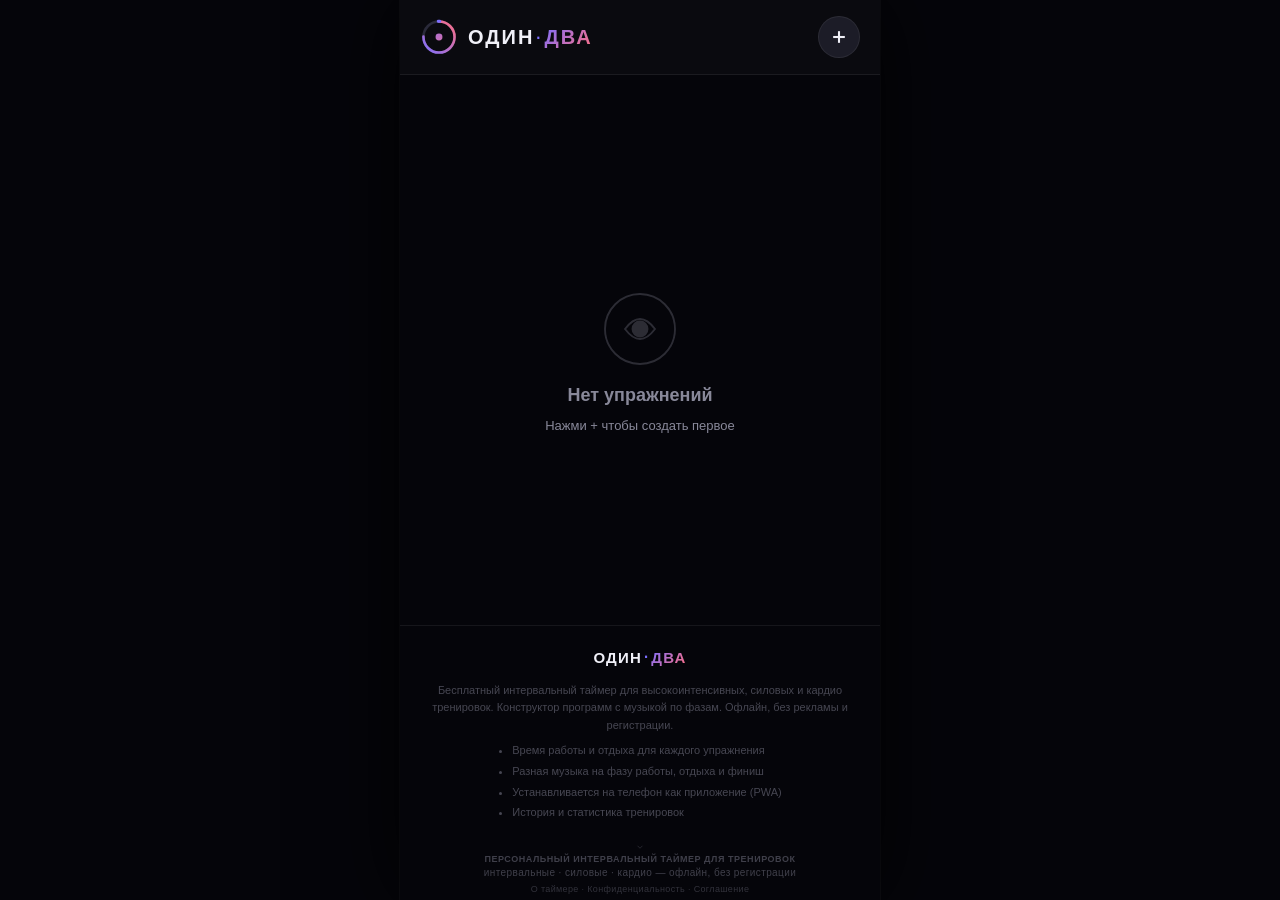
<file: index.html>
<!DOCTYPE html>
<html lang="ru">
<head>
  <meta charset="UTF-8" />
  <meta name="viewport" content="width=device-width, initial-scale=1.0, viewport-fit=cover" />
  <meta name="theme-color" content="#0a0a0f" />
  <meta name="apple-mobile-web-app-capable" content="yes" />
  <meta name="apple-mobile-web-app-status-bar-style" content="black-translucent" />
  <meta name="apple-mobile-web-app-title" content="Один-Два" />
  <meta name="description" content="Интервальный таймер онлайн: один — работа, два — отдых. Конструктор интервальных, силовых и кардио тренировок с музыкой по фазам. Офлайн, без рекламы." />
  <meta name="keywords" content="интервальный таймер, таймер для тренировок, высокоинтенсивные интервальные тренировки, интервальные тренировки, круговая тренировка, силовая тренировка, кардио тренировка, таймер онлайн бесплатно, тренировка дома, интервальный таймер онлайн" />
  <meta name="google-site-verification" content="AfisqJqjGnzUTLMmmJNRxmtT5P44XOKwRR5N_WaB8mk" />
  <meta name="yandex-verification" content="f4fb957ec25e3230" />
  <meta name="msvalidate.01" content="58D253E7DE8C9413C1ACDEDA66C3D982" />
  <link rel="canonical" href="https://odin-dva.ru/" />
  <link rel="alternate" hreflang="ru" href="https://odin-dva.ru/" />
  <link rel="alternate" hreflang="x-default" href="https://odin-dva.ru/" />
  <!-- Open Graph -->
  <meta property="og:type" content="website" />
  <meta property="og:url" content="https://odin-dva.ru/" />
  <meta property="og:site_name" content="ОДИН·ДВА" />
  <meta property="og:locale" content="ru_RU" />
  <meta property="og:title" content="ОДИН·ДВА — интервальный таймер" />
  <meta property="og:description" content="Один — работа, два — отдых. Конструктор интервальных, силовых и кардио тренировок с музыкой по фазам. Офлайн, без рекламы и регистрации." />
  <meta property="og:image" content="https://odin-dva.ru/icons/og-image.png" />
  <meta property="og:image:width" content="1200" />
  <meta property="og:image:height" content="630" />
  <meta property="og:image:alt" content="ОДИН·ДВА — интервальный таймер" />
  <!-- Twitter / X Card -->
  <meta name="twitter:card" content="summary_large_image" />
  <meta name="twitter:title" content="ОДИН·ДВА — интервальный таймер" />
  <meta name="twitter:description" content="Один — работа, два — отдых. Конструктор интервальных, силовых и кардио тренировок с музыкой по фазам. Без рекламы." />
  <meta name="twitter:image" content="https://odin-dva.ru/icons/og-image.png" />
  <title>ОДИН·ДВА — таймер для интервальных и круговых тренировок</title>
  <link rel="manifest" href="manifest.json" />
  <link rel="icon" type="image/svg+xml" href="icons/favicon.svg" />
  <link rel="icon" type="image/png" sizes="32x32" href="icons/favicon-32.png" />
  <link rel="apple-touch-icon" sizes="180x180" href="icons/icon-180.png" />
  <link rel="stylesheet" href="static/style.css" />
  <script type="application/ld+json">
  {
    "@context": "https://schema.org",
    "@type": "SoftwareApplication",
    "name": "ОДИН·ДВА",
    "alternateName": "Odin-Dva",
    "description": "Персональный интервальный таймер для высокоинтенсивных интервальных (HIIT), силовых и кардио тренировок. Конструктор программ с музыкой по фазам. Работает офлайн, без рекламы и регистрации.",
    "applicationCategory": "SportsApplication",
    "applicationSubCategory": "Fitness",
    "operatingSystem": "Web, iOS, Android",
    "offers": {
      "@type": "Offer",
      "price": "0",
      "priceCurrency": "RUB"
    },
    "url": "https://odin-dva.ru",
    "inLanguage": "ru",
    "featureList": [
      "Высокоинтенсивные интервальные тренировки (HIIT)",
      "Конструктор тренировок",
      "Музыка по фазам работы и отдыха",
      "Офлайн-режим без интернета",
      "История тренировок",
      "Без регистрации и рекламы"
    ]
  }
  </script>
  <!-- Yandex.Metrika counter -->
  <script type="text/javascript">
    (function(m,e,t,r,i,k,a){
        m[i]=m[i]||function(){(m[i].a=m[i].a||[]).push(arguments)};
        m[i].l=1*new Date();
        for (var j = 0; j < document.scripts.length; j++) {if (document.scripts[j].src === r) { return; }}
        k=e.createElement(t),a=e.getElementsByTagName(t)[0],k.async=1,k.src=r,a.parentNode.insertBefore(k,a)
    })(window, document,'script','https://mc.yandex.ru/metrika/tag.js?id=108311751', 'ym');
    ym(108311751, 'init', {ssr:true, webvisor:true, clickmap:true, ecommerce:"dataLayer", referrer: document.referrer, url: location.href, accurateTrackBounce:true, trackLinks:true});
  </script>
  <noscript><div><img src="https://mc.yandex.ru/watch/108311751" style="position:absolute; left:-9999px;" alt="" /></div></noscript>
  <!-- /Yandex.Metrika counter -->

  <!-- Google Analytics -->
  <script async src="https://www.googletagmanager.com/gtag/js?id=G-1D6J41RLMG"></script>
  <script>
    window.dataLayer = window.dataLayer || [];
    function gtag(){dataLayer.push(arguments);}
    gtag('js', new Date());
    gtag('config', 'G-1D6J41RLMG');
  </script>
</head>
<body>
<div id="app">

  <!-- SCREEN: Home -->
  <div id="screen-home" class="screen active">
    <header class="app-header">
      <div class="app-header-brand">
        <svg class="app-logo-svg" viewBox="0 0 44 44" fill="none" xmlns="http://www.w3.org/2000/svg">
          <!-- outer track -->
          <circle cx="22" cy="22" r="18" stroke="#2a2a3a" stroke-width="3"/>
          <!-- progress arc ~270deg, work color -->
          <circle cx="22" cy="22" r="18"
            stroke="url(#logoGrad)"
            stroke-width="3"
            stroke-linecap="round"
            stroke-dasharray="113.1 113.1"
            stroke-dashoffset="28.3"
            transform="rotate(-90 22 22)"/>
          <!-- center pulse dot -->
          <circle cx="22" cy="22" r="4" fill="url(#logoGrad)"/>
          <!-- crown notch -->
          <rect x="19.5" y="2" width="5" height="3.5" rx="1.5" fill="#7c6fff"/>
          <defs>
            <linearGradient id="logoGrad" x1="4" y1="4" x2="40" y2="40" gradientUnits="userSpaceOnUse">
              <stop offset="0%" stop-color="#7c6fff"/>
              <stop offset="100%" stop-color="#ff6f84"/>
            </linearGradient>
          </defs>
        </svg>
        <h1 class="app-title"><span class="title-one">ОДИН</span><span class="title-dot">·</span><span class="title-two">ДВА</span></h1>
      </div>
      <button class="btn-icon" id="btn-open-create" aria-label="Создать тренировку">
        <svg viewBox="0 0 24 24" fill="none" stroke="currentColor" stroke-width="2.5"><line x1="12" y1="5" x2="12" y2="19"/><line x1="5" y1="12" x2="19" y2="12"/></svg>
      </button>
    </header>

    <div id="workouts-list" class="workouts-list">
      <div class="empty-state" id="empty-state">
        <div class="empty-icon">
          <svg viewBox="0 0 64 64" fill="none" stroke="currentColor" stroke-width="1.5">
            <circle cx="32" cy="32" r="28"/>
            <path d="M20 32 Q32 16 44 32 Q32 48 20 32Z"/>
            <circle cx="32" cy="32" r="6" fill="currentColor"/>
          </svg>
        </div>
        <p>Нет упражнений</p>
        <span>Нажми + чтобы создать первое</span>
      </div>
    </div>
    <div id="install-banner" style="display:none">
      <svg viewBox="0 0 24 24" fill="none" stroke="currentColor" stroke-width="2" width="18" height="18" style="flex-shrink:0;color:var(--accent)"><rect x="2" y="3" width="20" height="14" rx="2"/><polyline points="8 21 12 17 16 21"/></svg>
      <span>Установить как приложение</span>
      <button id="install-btn">Установить</button>
      <button id="install-dismiss" aria-label="Закрыть">✕</button>
    </div>
    <footer class="home-tagline" id="home-tagline" role="button" aria-expanded="false" tabindex="0">
      <div class="tagline-body">
        <span class="tagline-logo-text"><span class="title-one">ОДИН</span><span class="title-dot">·</span><span class="title-two">ДВА</span></span>
        <p>Бесплатный интервальный таймер для высокоинтенсивных, силовых и кардио тренировок. Конструктор программ с музыкой по фазам. Офлайн, без рекламы и регистрации.</p>
        <ul>
          <li>Время работы и отдыха для каждого упражнения</li>
          <li>Разная музыка на фазу работы, отдыха и финиш</li>
          <li>Устанавливается на телефон как приложение (PWA)</li>
          <li>История и статистика тренировок</li>
        </ul>
      </div>
      <div class="tagline-peek">
        <svg class="tagline-chevron" viewBox="0 0 24 24" fill="none" stroke="currentColor" stroke-width="2" width="10" height="10"><polyline points="18 15 12 9 6 15"/></svg>
        <span>Персональный интервальный таймер для тренировок</span>
        <span>интервальные&nbsp;·&nbsp;силовые&nbsp;·&nbsp;кардио&nbsp;—&nbsp;офлайн, без регистрации</span>
        <span class="tagline-legal"><a href="/intervalnyj-tajmer.html">О таймере</a>&nbsp;·&nbsp;<a href="/privacy.html">Конфиденциальность</a>&nbsp;·&nbsp;<a href="/terms.html">Соглашение</a></span>
      </div>
    </footer>
  </div>

  <!-- Action sheet for + button -->
  <div class="sheet-overlay" id="settings-overlay" style="display:none">
    <div class="bottom-sheet" id="settings-sheet">
      <div class="sheet-handle"></div>
      <button class="sheet-btn" id="settings-new-workout">
        <svg viewBox="0 0 24 24" fill="none" stroke="currentColor" stroke-width="2" width="20" height="20"><line x1="12" y1="5" x2="12" y2="19"/><line x1="5" y1="12" x2="19" y2="12"/></svg>
        Новая тренировка
      </button>
      <button class="sheet-btn" id="settings-import">
        <svg viewBox="0 0 24 24" fill="none" stroke="currentColor" stroke-width="2" width="20" height="20"><path d="M21 15v4a2 2 0 0 1-2 2H5a2 2 0 0 1-2-2v-4"/><polyline points="7 10 12 15 17 10"/><line x1="12" y1="15" x2="12" y2="3"/></svg>
        Импорт тренировок
      </button>
      <input type="file" id="settings-import-file" accept=".json" style="display:none">
      <button class="sheet-btn sheet-btn-cancel" id="settings-cancel">Отмена</button>
    </div>
  </div>

  <!-- SCREEN: Detail -->
  <div id="screen-detail" class="screen">
    <header class="app-header">
      <button class="btn-back" id="btn-back-detail" aria-label="Назад">
        <svg viewBox="0 0 24 24" fill="none" stroke="currentColor" stroke-width="2.5"><polyline points="15 18 9 12 15 6"/></svg>
      </button>
      <h2 id="detail-title">Упражнение</h2>
      <button class="btn-icon" id="btn-detail-gear" aria-label="Настройки">
        <svg viewBox="0 0 24 24" fill="none" stroke="currentColor" stroke-width="2">
          <circle cx="12" cy="12" r="3"/>
          <path d="M19.4 15a1.65 1.65 0 0 0 .33 1.82l.06.06a2 2 0 0 1-2.83 2.83l-.06-.06a1.65 1.65 0 0 0-1.82-.33 1.65 1.65 0 0 0-1 1.51V21a2 2 0 0 1-4 0v-.09A1.65 1.65 0 0 0 9 19.4a1.65 1.65 0 0 0-1.82.33l-.06.06a2 2 0 0 1-2.83-2.83l.06-.06A1.65 1.65 0 0 0 4.68 15a1.65 1.65 0 0 0-1.51-1H3a2 2 0 0 1 0-4h.09A1.65 1.65 0 0 0 4.6 9a1.65 1.65 0 0 0-.33-1.82l-.06-.06a2 2 0 0 1 2.83-2.83l.06.06A1.65 1.65 0 0 0 9 4.68a1.65 1.65 0 0 0 1-1.51V3a2 2 0 0 1 4 0v.09a1.65 1.65 0 0 0 1 1.51 1.65 1.65 0 0 0 1.82-.33l.06-.06a2 2 0 0 1 2.83 2.83l-.06.06A1.65 1.65 0 0 0 19.4 9a1.65 1.65 0 0 0 1.51 1H21a2 2 0 0 1 0 4h-.09a1.65 1.65 0 0 0-1.51 1z"/>
        </svg>
      </button>
    </header>

    <div class="detail-scroll">
      <div class="detail-section-label">Упражнения</div>
      <div id="detail-exercises" class="detail-exercises"></div>
    </div>

    <div class="detail-footer">
      <button class="btn-start" id="btn-start-workout">
        <svg viewBox="0 0 24 24" fill="currentColor" width="22" height="22"><polygon points="5 3 19 12 5 21 5 3"/></svg>
        Начать
      </button>
    </div>
  </div>

  <!-- BOTTOM SHEET: Gear menu -->
  <div class="sheet-overlay" id="sheet-overlay" style="display:none">
    <div class="bottom-sheet" id="bottom-sheet">
      <div class="sheet-handle"></div>
      <button class="sheet-btn" id="sheet-edit">
        <svg viewBox="0 0 24 24" fill="none" stroke="currentColor" stroke-width="2" width="20" height="20"><path d="M11 4H4a2 2 0 0 0-2 2v14a2 2 0 0 0 2 2h14a2 2 0 0 0 2-2v-7"/><path d="M18.5 2.5a2.121 2.121 0 0 1 3 3L12 15l-4 1 1-4 9.5-9.5z"/></svg>
        Редактировать
      </button>
      <button class="sheet-btn" id="sheet-duplicate">
        <svg viewBox="0 0 24 24" fill="none" stroke="currentColor" stroke-width="2" width="20" height="20"><rect x="9" y="9" width="13" height="13" rx="2"/><path d="M5 15H4a2 2 0 0 1-2-2V4a2 2 0 0 1 2-2h9a2 2 0 0 1 2 2v1"/></svg>
        Дублировать
      </button>
      <button class="sheet-btn" id="sheet-share">
        <svg viewBox="0 0 24 24" fill="none" stroke="currentColor" stroke-width="2" width="20" height="20"><circle cx="18" cy="5" r="3"/><circle cx="6" cy="12" r="3"/><circle cx="18" cy="19" r="3"/><line x1="8.59" y1="13.51" x2="15.42" y2="17.49"/><line x1="15.41" y1="6.51" x2="8.59" y2="10.49"/></svg>
        Поделиться
      </button>
      <button class="sheet-btn" id="sheet-export">
        <svg viewBox="0 0 24 24" fill="none" stroke="currentColor" stroke-width="2" width="20" height="20"><path d="M21 15v4a2 2 0 0 1-2 2H5a2 2 0 0 1-2-2v-4"/><polyline points="17 8 12 3 7 8"/><line x1="12" y1="3" x2="12" y2="15"/></svg>
        Экспортировать
      </button>
      <button class="sheet-btn sheet-btn-danger" id="sheet-delete">
        <svg viewBox="0 0 24 24" fill="none" stroke="currentColor" stroke-width="2" width="20" height="20"><polyline points="3 6 5 6 21 6"/><path d="M19 6l-1 14H6L5 6"/><path d="M10 11v6M14 11v6"/></svg>
        Удалить тренировку
      </button>
      <button class="sheet-btn sheet-btn-cancel" id="sheet-cancel">Отмена</button>
    </div>
  </div>

  <!-- SCREEN: Create Workout -->
  <div id="screen-create" class="screen">
    <header class="app-header">
      <button class="btn-back" id="btn-back-create" aria-label="Назад">
        <svg viewBox="0 0 24 24" fill="none" stroke="currentColor" stroke-width="2.5"><polyline points="15 18 9 12 15 6"/></svg>
      </button>
      <h2 id="create-screen-title">Новая тренировка</h2>
      <button class="btn-text" id="btn-save-workout">Сохранить</button>
    </header>

    <div class="form-scroll">
      <div class="form-section">
        <label class="form-label">Название тренировки</label>
        <input type="text" id="workout-name" class="form-input" placeholder="Например: Утренняя зарядка" />
      </div>

      <div class="form-section">
        <div class="section-header">
          <label class="form-label">Упражнения</label>
          <button class="btn-small" id="btn-add-exercise">+ Добавить</button>
        </div>
        <div id="exercises-list" class="exercises-list">
          <!-- динамически -->
        </div>
      </div>

      <div class="form-section">
        <label class="form-label">Время</label>
        <div class="timer-settings">
          <div class="setting-row">
            <span>Подготовка</span>
            <div class="stepper">
              <button class="step-btn" data-target="prepTime" data-dir="-1">−</button>
              <span id="val-prepTime">3</span>
              <button class="step-btn" data-target="prepTime" data-dir="1">+</button>
            </div>
          </div>
        </div>
      </div>

      <div class="form-section">
        <div class="music-section-hdr">
          <span class="form-label">Музыка</span>
          <span class="toggle-beep-label">Только бип</span>
          <label class="toggle-switch" title="Только бип">
            <input type="checkbox" id="music-disabled-toggle">
            <span class="toggle-knob"></span>
          </label>
        </div>
        <div class="music-phases" id="music-phases-wrap">

          <div class="music-phase-row">
            <span class="music-phase-label">Работа</span>
            <div class="music-picker">
              <label class="music-pick-btn" for="music-file-input-work">
                <svg viewBox="0 0 24 24" fill="none" stroke="currentColor" stroke-width="2" width="16" height="16"><path d="M21 15v4a2 2 0 0 1-2 2H5a2 2 0 0 1-2-2v-4"/><polyline points="17 8 12 3 7 8"/><line x1="12" y1="3" x2="12" y2="15"/></svg>
                Файл
              </label>
              <input type="file" id="music-file-input-work" accept="audio/*" style="display:none" />
              <div class="music-track-info" id="music-track-info-work" style="display:none">
                <button class="music-preview-btn" id="music-preview-btn-work" aria-label="Прослушать">
                  <svg class="icon-play" viewBox="0 0 24 24" fill="currentColor" width="14" height="14"><polygon points="5 3 19 12 5 21 5 3"/></svg>
                  <svg class="icon-stop" viewBox="0 0 24 24" fill="currentColor" width="14" height="14" style="display:none"><rect x="4" y="4" width="16" height="16" rx="2"/></svg>
                </button>
                <span id="music-track-name-work"></span>
                <button class="music-remove-btn" id="music-remove-btn-work" aria-label="Удалить музыку">✕</button>
              </div>
            </div>
            <button class="music-phase-mute" id="music-mute-work" title="Тишина на этой фазе" aria-label="Тишина">
              <svg class="icon-sound" viewBox="0 0 24 24" fill="none" stroke="currentColor" stroke-width="2" width="16" height="16"><polygon points="11 5 6 9 2 9 2 15 6 15 11 19 11 5"/><path d="M15.54 8.46a5 5 0 0 1 0 7.07"/></svg>
              <svg class="icon-mute" viewBox="0 0 24 24" fill="none" stroke="currentColor" stroke-width="2" width="16" height="16"><polygon points="11 5 6 9 2 9 2 15 6 15 11 19 11 5"/><line x1="23" y1="9" x2="17" y2="15"/><line x1="17" y1="9" x2="23" y2="15"/></svg>
            </button>
          </div>

          <div class="music-phase-row">
            <span class="music-phase-label">Отдых</span>
            <div class="music-picker">
              <label class="music-pick-btn" for="music-file-input-rest">
                <svg viewBox="0 0 24 24" fill="none" stroke="currentColor" stroke-width="2" width="16" height="16"><path d="M21 15v4a2 2 0 0 1-2 2H5a2 2 0 0 1-2-2v-4"/><polyline points="17 8 12 3 7 8"/><line x1="12" y1="3" x2="12" y2="15"/></svg>
                Файл
              </label>
              <input type="file" id="music-file-input-rest" accept="audio/*" style="display:none" />
              <div class="music-track-info" id="music-track-info-rest" style="display:none">
                <button class="music-preview-btn" id="music-preview-btn-rest" aria-label="Прослушать">
                  <svg class="icon-play" viewBox="0 0 24 24" fill="currentColor" width="14" height="14"><polygon points="5 3 19 12 5 21 5 3"/></svg>
                  <svg class="icon-stop" viewBox="0 0 24 24" fill="currentColor" width="14" height="14" style="display:none"><rect x="4" y="4" width="16" height="16" rx="2"/></svg>
                </button>
                <span id="music-track-name-rest"></span>
                <button class="music-remove-btn" id="music-remove-btn-rest" aria-label="Удалить музыку">✕</button>
              </div>
            </div>
            <button class="music-phase-mute" id="music-mute-rest" title="Тишина на этой фазе" aria-label="Тишина">
              <svg class="icon-sound" viewBox="0 0 24 24" fill="none" stroke="currentColor" stroke-width="2" width="16" height="16"><polygon points="11 5 6 9 2 9 2 15 6 15 11 19 11 5"/><path d="M15.54 8.46a5 5 0 0 1 0 7.07"/></svg>
              <svg class="icon-mute" viewBox="0 0 24 24" fill="none" stroke="currentColor" stroke-width="2" width="16" height="16"><polygon points="11 5 6 9 2 9 2 15 6 15 11 19 11 5"/><line x1="23" y1="9" x2="17" y2="15"/><line x1="17" y1="9" x2="23" y2="15"/></svg>
            </button>
          </div>

          <div class="music-phase-row">
            <span class="music-phase-label">Финиш</span>
            <div class="music-picker">
              <label class="music-pick-btn" for="music-file-input-fin">
                <svg viewBox="0 0 24 24" fill="none" stroke="currentColor" stroke-width="2" width="16" height="16"><path d="M21 15v4a2 2 0 0 1-2 2H5a2 2 0 0 1-2-2v-4"/><polyline points="17 8 12 3 7 8"/><line x1="12" y1="3" x2="12" y2="15"/></svg>
                Файл
              </label>
              <input type="file" id="music-file-input-fin" accept="audio/*" style="display:none" />
              <div class="music-track-info" id="music-track-info-fin" style="display:none">
                <button class="music-preview-btn" id="music-preview-btn-fin" aria-label="Прослушать">
                  <svg class="icon-play" viewBox="0 0 24 24" fill="currentColor" width="14" height="14"><polygon points="5 3 19 12 5 21 5 3"/></svg>
                  <svg class="icon-stop" viewBox="0 0 24 24" fill="currentColor" width="14" height="14" style="display:none"><rect x="4" y="4" width="16" height="16" rx="2"/></svg>
                </button>
                <span id="music-track-name-fin"></span>
                <button class="music-remove-btn" id="music-remove-btn-fin" aria-label="Удалить музыку">✕</button>
              </div>
            </div>
            <button class="music-phase-mute" id="music-mute-fin" title="Тишина на этой фазе" aria-label="Тишина">
              <svg class="icon-sound" viewBox="0 0 24 24" fill="none" stroke="currentColor" stroke-width="2" width="16" height="16"><polygon points="11 5 6 9 2 9 2 15 6 15 11 19 11 5"/><path d="M15.54 8.46a5 5 0 0 1 0 7.07"/></svg>
              <svg class="icon-mute" viewBox="0 0 24 24" fill="none" stroke="currentColor" stroke-width="2" width="16" height="16"><polygon points="11 5 6 9 2 9 2 15 6 15 11 19 11 5"/><line x1="23" y1="9" x2="17" y2="15"/><line x1="17" y1="9" x2="23" y2="15"/></svg>
            </button>
          </div>

        </div>
      </div>

    </div>
  </div>

  <!-- SCREEN: Timer -->
  <div id="screen-timer" class="screen">
    <header class="timer-header">
      <button class="btn-back btn-back-timer" id="btn-stop-timer" aria-label="Стоп">
        <svg viewBox="0 0 24 24" fill="none" stroke="currentColor" stroke-width="2.5"><polyline points="15 18 9 12 15 6"/></svg>
      </button>
      <h2 id="timer-workout-name">Тренировка</h2>
      <div class="timer-progress-text" id="timer-round-label">Раунд 1/5</div>
    </header>

    <!-- Center zone -->
    <div class="timer-center">

    <!-- Exercise label -->
    <div class="exercise-label" id="exercise-label">
      <span id="exercise-name">Приседания</span>
      <span class="phase-badge" id="phase-badge">РАБОТА</span>
    </div>

    <!-- Interval dots -->
    <div class="intervals-track" id="intervals-track">
      <!-- динамически -->
    </div>

    <!-- Main circle tap area -->
    <div class="circle-container" id="circle-tap" role="button" aria-label="Tap to start/stop">
      <svg class="circle-svg" viewBox="0 0 280 280" id="circle-svg">
        <!-- Background track -->
        <circle class="circle-bg" cx="140" cy="140" r="120"/>
        <!-- Progress arc -->
        <circle class="circle-progress" id="circle-progress" cx="140" cy="140" r="120"
          stroke-dasharray="753.98"
          stroke-dashoffset="753.98"
          transform="rotate(-90 140 140)"/>
        <!-- Pulse ring -->
        <circle class="circle-pulse" id="circle-pulse" cx="140" cy="140" r="120"/>
      </svg>

      <div class="circle-content">
        <div class="circle-time" id="circle-time">TAP</div>
        <div class="circle-sub" id="circle-sub">чтобы начать</div>
      </div>
    </div> <!-- /.circle-container -->

    </div> <!-- /.timer-center -->

    <!-- Skip button -->
    <div class="timer-skip-wrap" id="timer-skip-wrap" style="display:none">
      <button class="btn-skip-phase" id="btn-skip-phase" aria-label="Следующий интервал">
        <svg viewBox="0 0 24 24" fill="currentColor" width="28" height="28"><path d="M6 18l8.5-6L6 6v12zm2-8.14L11.03 12 8 14.14V9.86zM16 6h2v12h-2z"/></svg>
      </button>
    </div>

    <!-- Prep overlay -->
    <div class="prep-overlay" id="prep-overlay" style="display:none">
      <div class="prep-count" id="prep-count">3</div>
      <div class="prep-label">ГОТОВЬСЯ</div>
    </div>
  </div>

  <!-- SCREEN: Results -->
  <div id="screen-results" class="screen">
    <div class="results-container">
      <div class="confetti-area" id="confetti-area"></div>

      <div class="trophy-icon">🏆</div>
      <h2 class="results-title">Отлично!</h2>
      <p class="results-subtitle" id="results-subtitle">Тренировка завершена</p>

      <div class="results-stats">
        <div class="stat-card">
          <span class="stat-value" id="res-exercises">0</span>
          <span class="stat-label">Упражнений</span>
        </div>
        <div class="stat-card">
          <span class="stat-value" id="res-time">0:00</span>
          <span class="stat-label">Время</span>
        </div>
      </div>

      <div class="results-log" id="results-log">
        <!-- лог интервалов -->
      </div>

      <button class="btn-primary" id="btn-results-home">На главную</button>
    </div>
  </div>

  <!-- SCREEN: Progress Detail -->
  <div id="screen-progress-detail" class="screen">
    <header class="app-header">
      <button class="btn-back" id="btn-back-progress" aria-label="Назад">
        <svg viewBox="0 0 24 24" fill="none" stroke="currentColor" stroke-width="2.5"><polyline points="15 18 9 12 15 6"/></svg>
      </button>
      <div class="pdet-header-title">
        <span id="pdet-header-icon">💪</span>
        <span id="pdet-header-name">Тренировка</span>
      </div>
      <div style="width:40px"></div>
    </header>
    <div class="pdet-scroll">
      <div class="pdet-summary-row">
        <div class="pdet-sum-item">
          <span class="pdet-sum-value" id="pdet-sum-sessions">0</span>
          <span class="pdet-sum-label">сессий</span>
        </div>
        <div class="pdet-sum-divider"></div>
        <div class="pdet-sum-item">
          <span class="pdet-sum-value" id="pdet-sum-time">—</span>
          <span class="pdet-sum-label">итого</span>
        </div>
        <div class="pdet-sum-divider"></div>
        <div class="pdet-sum-item">
          <span class="pdet-sum-value" id="pdet-sum-ex">0</span>
          <span class="pdet-sum-label">упражнений</span>
        </div>
      </div>

      <div class="pdet-table-wrap">
        <table class="pdet-table">
          <thead>
            <tr>
              <th>Дата</th>
              <th class="pdet-th-num">Время</th>
              <th class="pdet-th-num">Упр.</th>
              <th class="pdet-th-del"></th>
            </tr>
          </thead>
          <tbody id="pdet-tbody"></tbody>
        </table>
      </div>
    </div>
  </div>

  <!-- TICK FLASH -->
  <div id="tick-flash"></div>

  <!-- CONFIRM DIALOG -->
  <div class="confirm-overlay" id="confirm-overlay" style="display:none">
    <div class="confirm-dialog">
      <p class="confirm-msg" id="confirm-msg">Удалить?</p>
      <div class="confirm-actions">
        <button class="confirm-btn-cancel" id="confirm-cancel">Отмена</button>
        <button class="confirm-btn-ok" id="confirm-ok">Удалить</button>
      </div>
    </div>
  </div>

</div>
  <div id="toast" aria-live="polite"></div>

  <noscript>
    <p>ОДИН·ДВА — интервальный таймер для высокоинтенсивных и силовых тренировок. Офлайн, без рекламы. Сайт: https://odin-dva.ru</p>
  </noscript>

  <script src="static/app.js"></script>
  <script>
    (function () {
      var footer = document.getElementById('home-tagline');
      var closeTimer;

      function openTagline() {
        footer.classList.add('open');
        footer.setAttribute('aria-expanded', 'true');
        clearTimeout(closeTimer);
        closeTimer = setTimeout(closeTagline, 9000);
      }

      function closeTagline() {
        footer.classList.remove('open');
        footer.setAttribute('aria-expanded', 'false');
      }

      footer.addEventListener('click', function () {
        if (footer.classList.contains('open')) {
          clearTimeout(closeTimer);
          closeTagline();
        } else {
          openTagline();
        }
      });

      footer.addEventListener('keydown', function (e) {
        if (e.key === 'Enter' || e.key === ' ') { e.preventDefault(); footer.click(); }
      });

      if (!localStorage.getItem('tagline-seen')) {
        localStorage.setItem('tagline-seen', '1');
        setTimeout(openTagline, 900);
      }
    })();
  </script>
</body>
</html>
</file>
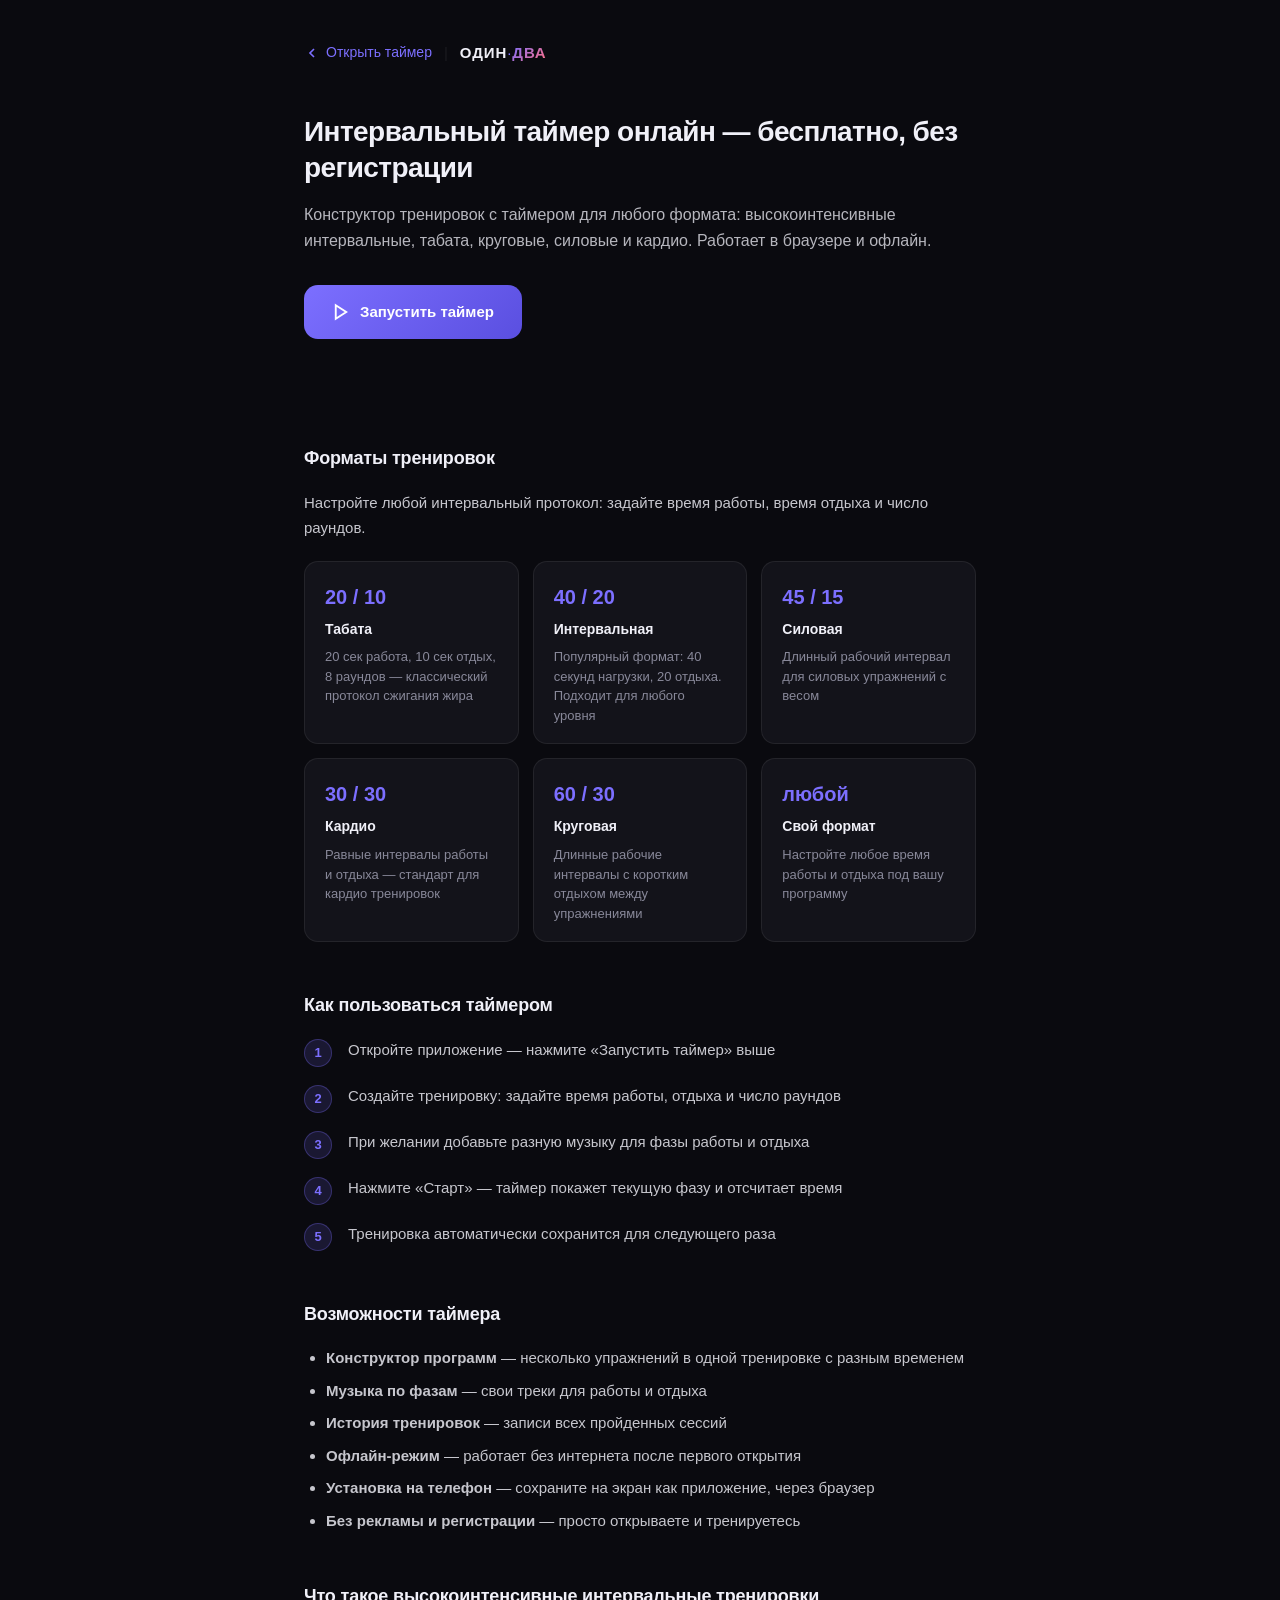
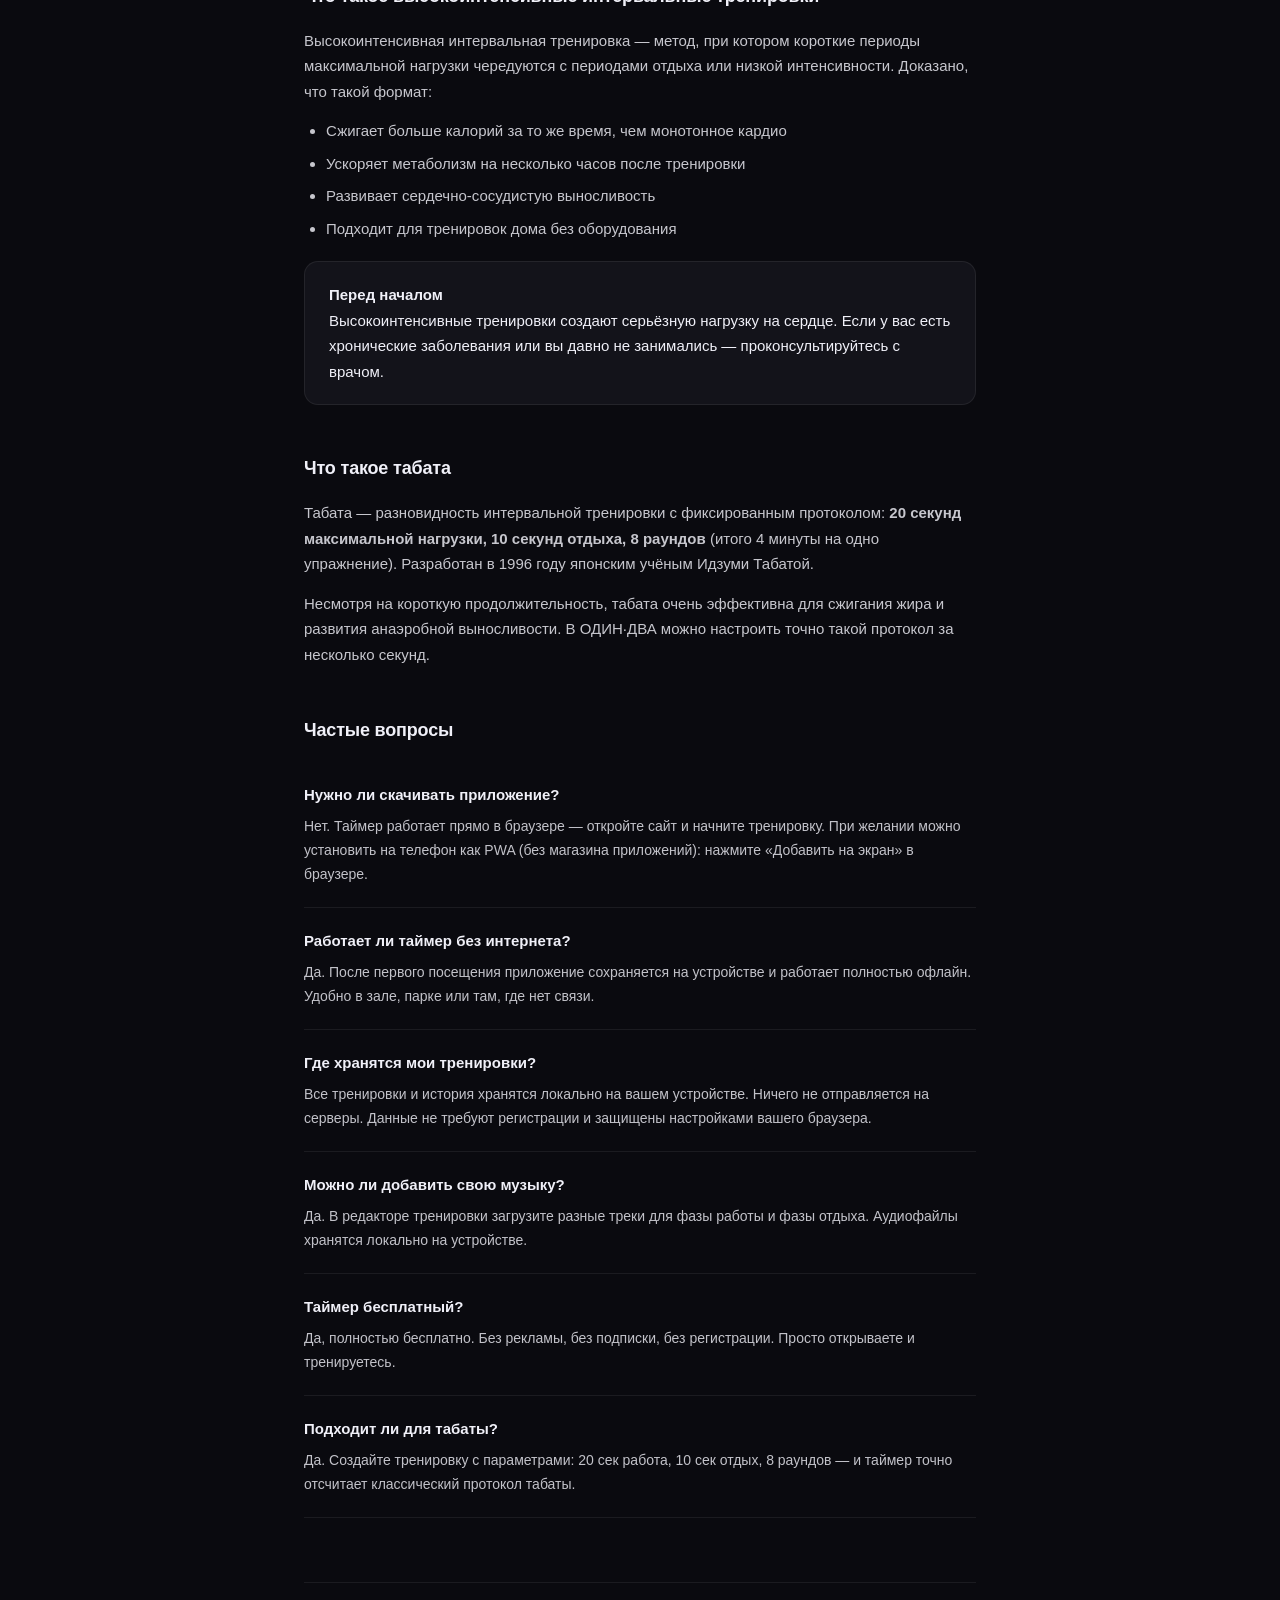
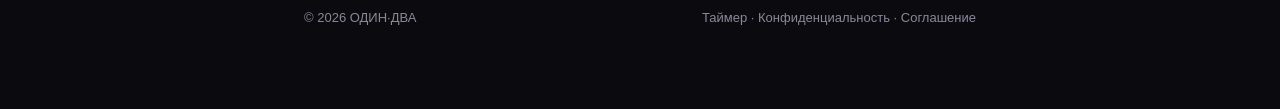
<file: intervalnyj-tajmer.html>
<!DOCTYPE html>
<html lang="ru">
<head>
  <meta charset="UTF-8" />
  <meta name="viewport" content="width=device-width, initial-scale=1.0" />
  <meta name="robots" content="index, follow" />
  <title>Интервальный таймер онлайн — бесплатно, без регистрации | ОДИН·ДВА</title>
  <meta name="description" content="Бесплатный интервальный таймер онлайн для тренировок: высокоинтенсивные интервальные, табата, круговые, силовые и кардио. Без рекламы, работает офлайн." />
  <meta name="keywords" content="интервальный таймер онлайн, таймер для тренировок, интервальный таймер бесплатно, табата таймер, таймер для интервальных тренировок, круговая тренировка таймер, высокоинтенсивные интервальные тренировки" />
  <link rel="canonical" href="https://odin-dva.ru/intervalnyj-tajmer.html" />
  <link rel="alternate" hreflang="ru" href="https://odin-dva.ru/intervalnyj-tajmer.html" />
  <link rel="alternate" hreflang="x-default" href="https://odin-dva.ru/intervalnyj-tajmer.html" />

  <meta property="og:type" content="article" />
  <meta property="og:url" content="https://odin-dva.ru/intervalnyj-tajmer.html" />
  <meta property="og:site_name" content="ОДИН·ДВА" />
  <meta property="og:locale" content="ru_RU" />
  <meta property="og:title" content="Интервальный таймер онлайн — бесплатно, без регистрации" />
  <meta property="og:description" content="Как устроены интервальные тренировки и табата, и чем таймер ОДИН·ДВА отличается от секундомера. Работает офлайн, без рекламы." />
  <meta property="og:image" content="https://odin-dva.ru/icons/og-image.png" />
  <meta property="og:image:width" content="1200" />
  <meta property="og:image:height" content="630" />
  <meta property="og:image:alt" content="ОДИН·ДВА — интервальный таймер" />

  <meta name="twitter:card" content="summary_large_image" />
  <meta name="twitter:title" content="Интервальный таймер онлайн — бесплатно, без регистрации" />
  <meta name="twitter:description" content="Как устроены интервальные тренировки и табата, и чем таймер ОДИН·ДВА отличается от секундомера. Офлайн, без рекламы." />
  <meta name="twitter:image" content="https://odin-dva.ru/icons/og-image.png" />
  <link rel="icon" type="image/svg+xml" href="icons/favicon.svg" />
  <script type="application/ld+json">
  {
    "@context": "https://schema.org",
    "@type": "FAQPage",
    "mainEntity": [
      {
        "@type": "Question",
        "name": "Что такое интервальные тренировки?",
        "acceptedAnswer": {
          "@type": "Answer",
          "text": "Интервальная тренировка — это чередование периодов интенсивной нагрузки и активного отдыха. Например: 40 секунд работы, 20 секунд отдыха. Такой формат эффективнее сжигает калории и развивает выносливость, чем монотонное кардио."
        }
      },
      {
        "@type": "Question",
        "name": "Что такое табата?",
        "acceptedAnswer": {
          "@type": "Answer",
          "text": "Табата — классический протокол интервальных тренировок: 20 секунд максимальной нагрузки, 10 секунд отдыха, 8 раундов (4 минуты). Разработан японским учёным Идзуми Табатой. Очень эффективен для сжигания жира и развития анаэробной выносливости."
        }
      },
      {
        "@type": "Question",
        "name": "Можно ли использовать таймер без интернета?",
        "acceptedAnswer": {
          "@type": "Answer",
          "text": "Да. ОДИН·ДВА — прогрессивное веб-приложение (PWA). После первого открытия оно сохраняется на устройстве и работает полностью офлайн. Тренируйтесь в зале, парке или дома без подключения к интернету."
        }
      },
      {
        "@type": "Question",
        "name": "Как сохранить программу тренировки?",
        "acceptedAnswer": {
          "@type": "Answer",
          "text": "Создайте тренировку в конструкторе: задайте название, число раундов, время работы и отдыха. Тренировка автоматически сохраняется на вашем устройстве. Данные хранятся локально и не передаются на серверы."
        }
      },
      {
        "@type": "Question",
        "name": "Можно ли добавить свою музыку?",
        "acceptedAnswer": {
          "@type": "Answer",
          "text": "Да. В редакторе тренировки можно загрузить разную музыку для фазы работы и фазы отдыха. Файлы хранятся локально на устройстве."
        }
      }
    ]
  }
  </script>
  <style>
    *, *::before, *::after { box-sizing: border-box; margin: 0; padding: 0; }
    :root {
      --bg: #0a0a0f;
      --surface: #13131a;
      --border: #ffffff12;
      --accent: #7c6fff;
      --accent2: #ff6f84;
      --text: #f0f0f8;
      --text-muted: #888899;
    }
    html, body {
      background: var(--bg);
      color: var(--text);
      font-family: -apple-system, BlinkMacSystemFont, 'Segoe UI', sans-serif;
      font-size: 15px;
      line-height: 1.7;
      -webkit-font-smoothing: antialiased;
    }
    .page {
      max-width: 720px;
      margin: 0 auto;
      padding: 40px 24px 80px;
    }
    .nav {
      display: flex;
      align-items: center;
      gap: 12px;
      margin-bottom: 48px;
    }
    .nav a {
      color: var(--accent);
      text-decoration: none;
      font-size: 14px;
      display: flex;
      align-items: center;
      gap: 6px;
    }
    .nav a:hover { opacity: 0.8; }
    .brand { font-size: 15px; font-weight: 700; letter-spacing: 0.06em; }
    .brand .one { color: var(--text); }
    .brand .dot { color: var(--accent); font-weight: 300; }
    .brand .two {
      background: linear-gradient(135deg, var(--accent), var(--accent2));
      -webkit-background-clip: text;
      -webkit-text-fill-color: transparent;
      background-clip: text;
    }
    h1 {
      font-size: 28px;
      font-weight: 700;
      line-height: 1.3;
      letter-spacing: -0.02em;
      margin-bottom: 16px;
    }
    .lead {
      font-size: 16px;
      color: rgba(240,240,248,0.75);
      margin-bottom: 32px;
      line-height: 1.6;
    }
    .cta {
      display: inline-flex;
      align-items: center;
      gap: 10px;
      background: linear-gradient(135deg, var(--accent), #5a4fe0);
      color: #fff;
      text-decoration: none;
      font-weight: 600;
      font-size: 15px;
      padding: 14px 28px;
      border-radius: 14px;
      margin-bottom: 56px;
      transition: opacity 0.15s;
    }
    .cta:hover { opacity: 0.88; }
    h2 {
      font-size: 18px;
      font-weight: 700;
      color: var(--text);
      margin: 48px 0 16px;
      letter-spacing: -0.01em;
    }
    h3 {
      font-size: 15px;
      font-weight: 600;
      color: var(--text);
      margin: 24px 0 8px;
    }
    p { margin-bottom: 14px; color: rgba(240,240,248,0.82); }
    ul, ol { padding-left: 22px; margin-bottom: 14px; color: rgba(240,240,248,0.82); }
    li { margin-bottom: 7px; }
    a { color: var(--accent); text-decoration: none; }
    a:hover { text-decoration: underline; }
    .card-grid {
      display: grid;
      grid-template-columns: repeat(auto-fill, minmax(200px, 1fr));
      gap: 14px;
      margin: 20px 0 32px;
    }
    .card {
      background: var(--surface);
      border: 1px solid var(--border);
      border-radius: 14px;
      padding: 18px 20px;
    }
    .card-title {
      font-weight: 600;
      font-size: 14px;
      color: var(--text);
      margin-bottom: 6px;
    }
    .card-desc {
      font-size: 13px;
      color: var(--text-muted);
      line-height: 1.5;
    }
    .card-time {
      font-size: 20px;
      font-weight: 700;
      color: var(--accent);
      margin-bottom: 4px;
    }
    .steps { counter-reset: step; list-style: none; padding: 0; }
    .steps li {
      counter-increment: step;
      display: flex;
      gap: 16px;
      align-items: flex-start;
      margin-bottom: 16px;
      color: rgba(240,240,248,0.82);
    }
    .steps li::before {
      content: counter(step);
      min-width: 28px;
      height: 28px;
      background: rgba(124,111,255,0.15);
      border: 1px solid rgba(124,111,255,0.3);
      border-radius: 50%;
      display: flex;
      align-items: center;
      justify-content: center;
      font-size: 13px;
      font-weight: 700;
      color: var(--accent);
      flex-shrink: 0;
      margin-top: 2px;
    }
    .faq-item {
      border-bottom: 1px solid var(--border);
      padding: 20px 0;
    }
    .faq-item:last-child { border-bottom: none; }
    .faq-q {
      font-weight: 600;
      font-size: 15px;
      color: var(--text);
      margin-bottom: 8px;
    }
    .faq-a { color: rgba(240,240,248,0.8); font-size: 14px; margin: 0; }
    .highlight {
      background: var(--surface);
      border: 1px solid var(--border);
      border-radius: 14px;
      padding: 20px 24px;
      margin: 20px 0;
    }
    footer {
      margin-top: 64px;
      padding-top: 24px;
      border-top: 1px solid var(--border);
      font-size: 13px;
      color: var(--text-muted);
      display: flex;
      justify-content: space-between;
      flex-wrap: wrap;
      gap: 8px;
    }
    footer a { color: var(--text-muted); }
    footer a:hover { color: var(--text); }
  </style>
</head>
<body>
  <div class="page">

    <nav class="nav">
      <a href="/">
        <svg viewBox="0 0 24 24" fill="none" stroke="currentColor" stroke-width="2.5" width="16" height="16"><polyline points="15 18 9 12 15 6"/></svg>
        Открыть таймер
      </a>
      <span style="color:var(--border)">|</span>
      <span class="brand"><span class="one">ОДИН</span><span class="dot">·</span><span class="two">ДВА</span></span>
    </nav>

    <h1>Интервальный таймер онлайн — бесплатно, без регистрации</h1>
    <p class="lead">Конструктор тренировок с таймером для любого формата: высокоинтенсивные интервальные, табата, круговые, силовые и кардио. Работает в браузере и офлайн.</p>

    <a class="cta" href="/">
      <svg viewBox="0 0 24 24" fill="none" stroke="currentColor" stroke-width="2.5" width="18" height="18"><polygon points="5 3 19 12 5 21 5 3"/></svg>
      Запустить таймер
    </a>

    <h2>Форматы тренировок</h2>
    <p>Настройте любой интервальный протокол: задайте время работы, время отдыха и число раундов.</p>

    <div class="card-grid">
      <div class="card">
        <div class="card-time">20 / 10</div>
        <div class="card-title">Табата</div>
        <div class="card-desc">20 сек работа, 10 сек отдых, 8 раундов — классический протокол сжигания жира</div>
      </div>
      <div class="card">
        <div class="card-time">40 / 20</div>
        <div class="card-title">Интервальная</div>
        <div class="card-desc">Популярный формат: 40 секунд нагрузки, 20 отдыха. Подходит для любого уровня</div>
      </div>
      <div class="card">
        <div class="card-time">45 / 15</div>
        <div class="card-title">Силовая</div>
        <div class="card-desc">Длинный рабочий интервал для силовых упражнений с весом</div>
      </div>
      <div class="card">
        <div class="card-time">30 / 30</div>
        <div class="card-title">Кардио</div>
        <div class="card-desc">Равные интервалы работы и отдыха — стандарт для кардио тренировок</div>
      </div>
      <div class="card">
        <div class="card-time">60 / 30</div>
        <div class="card-title">Круговая</div>
        <div class="card-desc">Длинные рабочие интервалы с коротким отдыхом между упражнениями</div>
      </div>
      <div class="card">
        <div class="card-time">любой</div>
        <div class="card-title">Свой формат</div>
        <div class="card-desc">Настройте любое время работы и отдыха под вашу программу</div>
      </div>
    </div>

    <h2>Как пользоваться таймером</h2>
    <ol class="steps">
      <li>Откройте приложение — нажмите «Запустить таймер» выше</li>
      <li>Создайте тренировку: задайте время работы, отдыха и число раундов</li>
      <li>При желании добавьте разную музыку для фазы работы и отдыха</li>
      <li>Нажмите «Старт» — таймер покажет текущую фазу и отсчитает время</li>
      <li>Тренировка автоматически сохранится для следующего раза</li>
    </ol>

    <h2>Возможности таймера</h2>
    <ul>
      <li><strong>Конструктор программ</strong> — несколько упражнений в одной тренировке с разным временем</li>
      <li><strong>Музыка по фазам</strong> — свои треки для работы и отдыха</li>
      <li><strong>История тренировок</strong> — записи всех пройденных сессий</li>
      <li><strong>Офлайн-режим</strong> — работает без интернета после первого открытия</li>
      <li><strong>Установка на телефон</strong> — сохраните на экран как приложение, через браузер</li>
      <li><strong>Без рекламы и регистрации</strong> — просто открываете и тренируетесь</li>
    </ul>

    <h2>Что такое высокоинтенсивные интервальные тренировки</h2>
    <p>Высокоинтенсивная интервальная тренировка — метод, при котором короткие периоды максимальной нагрузки чередуются с периодами отдыха или низкой интенсивности. Доказано, что такой формат:</p>
    <ul>
      <li>Сжигает больше калорий за то же время, чем монотонное кардио</li>
      <li>Ускоряет метаболизм на несколько часов после тренировки</li>
      <li>Развивает сердечно-сосудистую выносливость</li>
      <li>Подходит для тренировок дома без оборудования</li>
    </ul>

    <div class="highlight">
      <strong>Перед началом</strong><br>
      Высокоинтенсивные тренировки создают серьёзную нагрузку на сердце. Если у вас есть хронические заболевания или вы давно не занимались — проконсультируйтесь с врачом.
    </div>

    <h2>Что такое табата</h2>
    <p>Табата — разновидность интервальной тренировки с фиксированным протоколом: <strong>20 секунд максимальной нагрузки, 10 секунд отдыха, 8 раундов</strong> (итого 4 минуты на одно упражнение). Разработан в 1996 году японским учёным Идзуми Табатой.</p>
    <p>Несмотря на короткую продолжительность, табата очень эффективна для сжигания жира и развития анаэробной выносливости. В ОДИН·ДВА можно настроить точно такой протокол за несколько секунд.</p>

    <h2>Частые вопросы</h2>

    <div class="faq-item">
      <p class="faq-q">Нужно ли скачивать приложение?</p>
      <p class="faq-a">Нет. Таймер работает прямо в браузере — откройте сайт и начните тренировку. При желании можно установить на телефон как PWA (без магазина приложений): нажмите «Добавить на экран» в браузере.</p>
    </div>

    <div class="faq-item">
      <p class="faq-q">Работает ли таймер без интернета?</p>
      <p class="faq-a">Да. После первого посещения приложение сохраняется на устройстве и работает полностью офлайн. Удобно в зале, парке или там, где нет связи.</p>
    </div>

    <div class="faq-item">
      <p class="faq-q">Где хранятся мои тренировки?</p>
      <p class="faq-a">Все тренировки и история хранятся локально на вашем устройстве. Ничего не отправляется на серверы. Данные не требуют регистрации и защищены настройками вашего браузера.</p>
    </div>

    <div class="faq-item">
      <p class="faq-q">Можно ли добавить свою музыку?</p>
      <p class="faq-a">Да. В редакторе тренировки загрузите разные треки для фазы работы и фазы отдыха. Аудиофайлы хранятся локально на устройстве.</p>
    </div>

    <div class="faq-item">
      <p class="faq-q">Таймер бесплатный?</p>
      <p class="faq-a">Да, полностью бесплатно. Без рекламы, без подписки, без регистрации. Просто открываете и тренируетесь.</p>
    </div>

    <div class="faq-item">
      <p class="faq-q">Подходит ли для табаты?</p>
      <p class="faq-a">Да. Создайте тренировку с параметрами: 20 сек работа, 10 сек отдых, 8 раундов — и таймер точно отсчитает классический протокол табаты.</p>
    </div>

    <footer>
      <span>© 2026 ОДИН·ДВА</span>
      <span>
        <a href="/">Таймер</a> ·
        <a href="/privacy.html">Конфиденциальность</a> ·
        <a href="/terms.html">Соглашение</a>
      </span>
    </footer>

  </div>
</body>
</html>
</file>
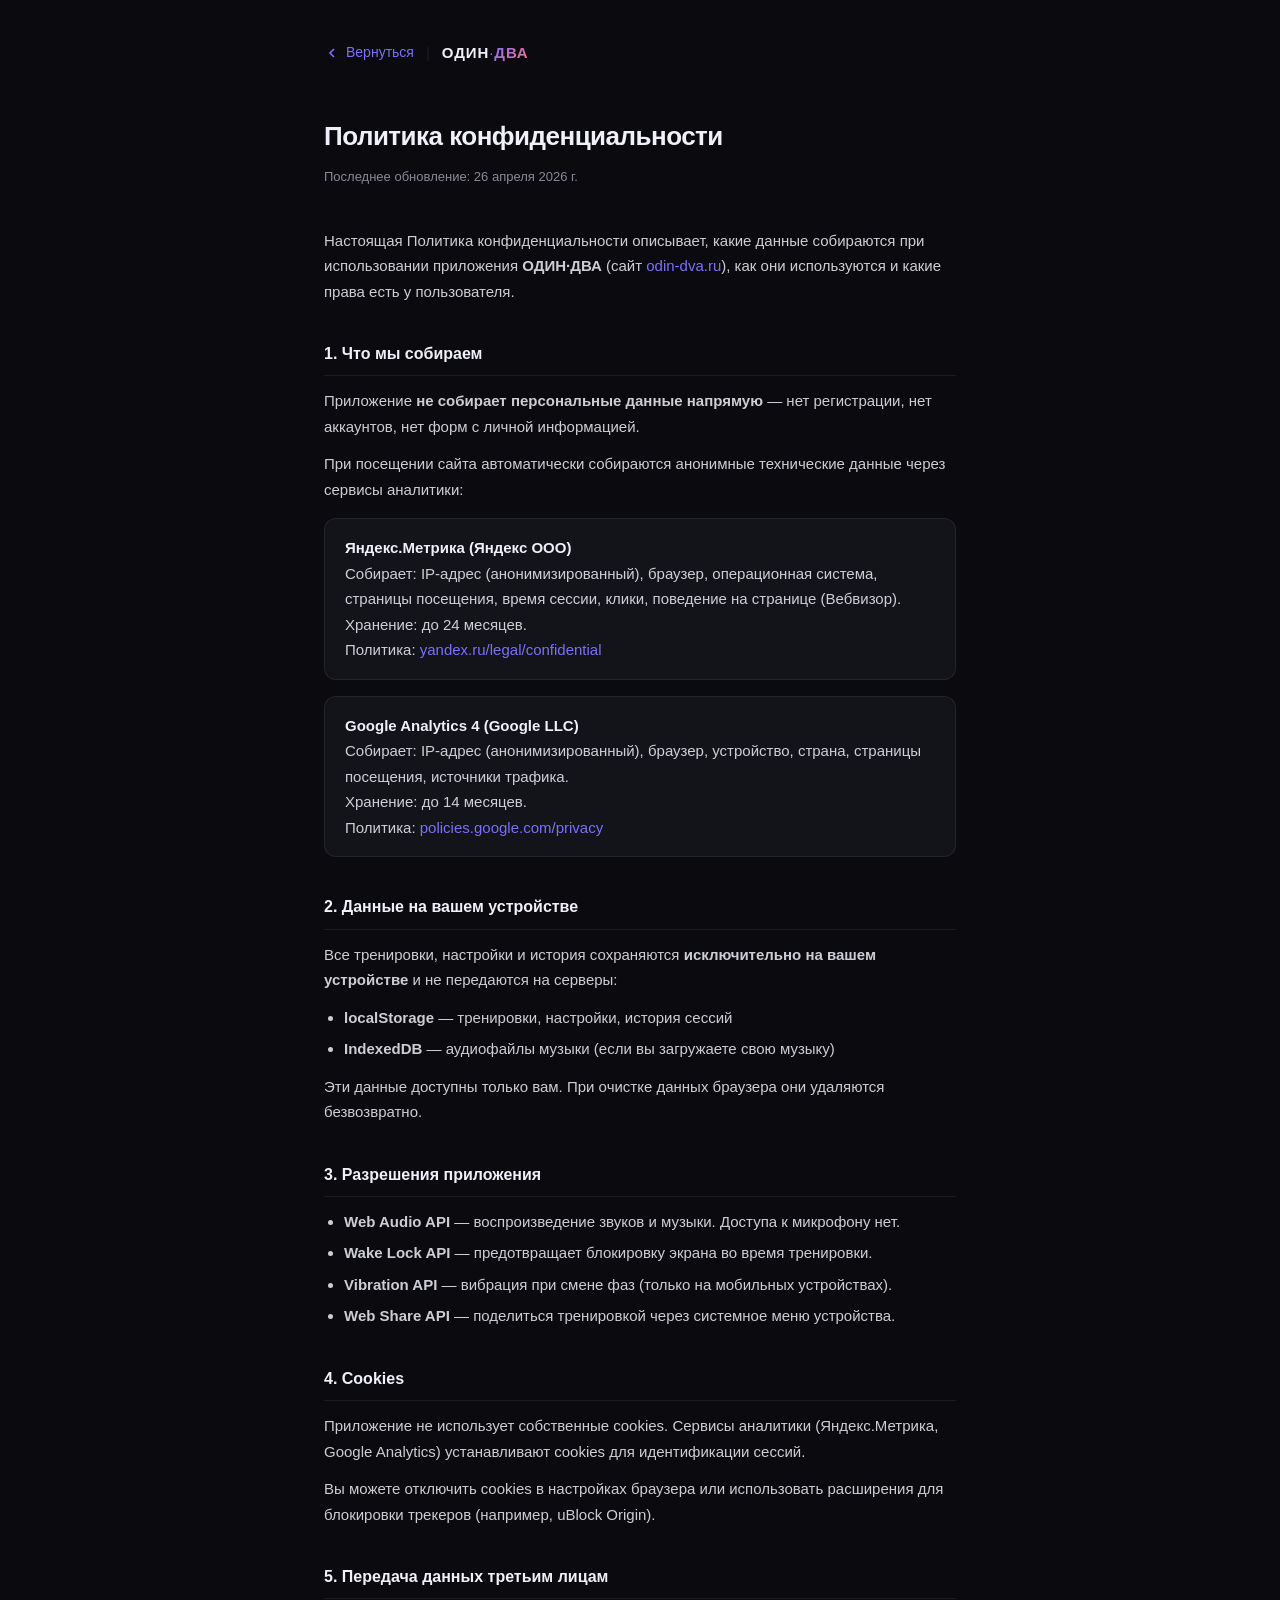
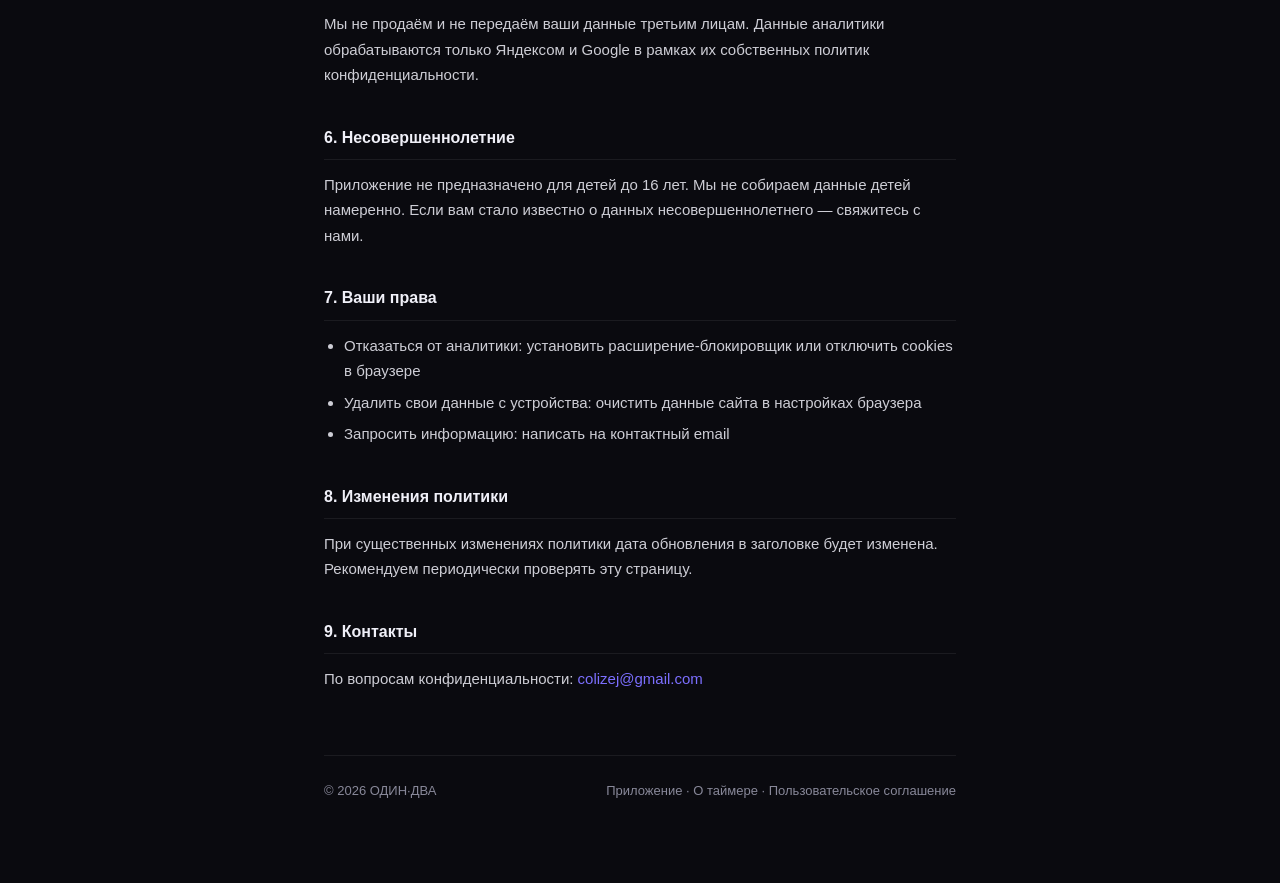
<file: privacy.html>
<!DOCTYPE html>
<html lang="ru">
<head>
  <meta charset="UTF-8" />
  <meta name="viewport" content="width=device-width, initial-scale=1.0" />
  <meta name="robots" content="index, follow" />
  <title>Политика конфиденциальности — ОДИН·ДВА</title>
  <meta name="description" content="Как таймер ОДИН·ДВА обращается с данными: тренировки и история хранятся только на вашем устройстве, регистрация не нужна. Какие счётчики стоят и зачем." />
  <link rel="canonical" href="https://odin-dva.ru/privacy.html" />

  <meta property="og:type" content="website" />
  <meta property="og:url" content="https://odin-dva.ru/privacy.html" />
  <meta property="og:site_name" content="ОДИН·ДВА" />
  <meta property="og:locale" content="ru_RU" />
  <meta property="og:title" content="Политика конфиденциальности — ОДИН·ДВА" />
  <meta property="og:description" content="Тренировки и история хранятся только на вашем устройстве, регистрация не нужна." />
  <meta property="og:image" content="https://odin-dva.ru/icons/og-image.png" />
  <meta property="og:image:width" content="1200" />
  <meta property="og:image:height" content="630" />
  <meta property="og:image:alt" content="ОДИН·ДВА — интервальный таймер" />

  <meta name="twitter:card" content="summary_large_image" />
  <meta name="twitter:title" content="Политика конфиденциальности — ОДИН·ДВА" />
  <meta name="twitter:description" content="Тренировки и история хранятся только на вашем устройстве, регистрация не нужна." />
  <meta name="twitter:image" content="https://odin-dva.ru/icons/og-image.png" />
  <link rel="icon" type="image/svg+xml" href="icons/favicon.svg" />
  <style>
    *, *::before, *::after { box-sizing: border-box; margin: 0; padding: 0; }
    :root {
      --bg: #0a0a0f;
      --surface: #13131a;
      --border: #ffffff12;
      --accent: #7c6fff;
      --accent2: #ff6f84;
      --text: #f0f0f8;
      --text-muted: #888899;
    }
    html, body {
      background: var(--bg);
      color: var(--text);
      font-family: -apple-system, BlinkMacSystemFont, 'Segoe UI', sans-serif;
      font-size: 15px;
      line-height: 1.7;
      -webkit-font-smoothing: antialiased;
    }
    .page {
      max-width: 680px;
      margin: 0 auto;
      padding: 40px 24px 80px;
    }
    .nav {
      display: flex;
      align-items: center;
      gap: 12px;
      margin-bottom: 48px;
    }
    .nav a {
      color: var(--accent);
      text-decoration: none;
      font-size: 14px;
      display: flex;
      align-items: center;
      gap: 6px;
    }
    .nav a:hover { opacity: 0.8; }
    .brand {
      font-size: 15px;
      font-weight: 700;
      letter-spacing: 0.06em;
    }
    .brand .one { color: var(--text); }
    .brand .dot { color: var(--accent); font-weight: 300; }
    .brand .two {
      background: linear-gradient(135deg, var(--accent), var(--accent2));
      -webkit-background-clip: text;
      -webkit-text-fill-color: transparent;
      background-clip: text;
    }
    h1 {
      font-size: 26px;
      font-weight: 700;
      margin-bottom: 8px;
      letter-spacing: -0.02em;
    }
    .updated {
      font-size: 13px;
      color: var(--text-muted);
      margin-bottom: 40px;
    }
    h2 {
      font-size: 16px;
      font-weight: 600;
      color: var(--text);
      margin: 36px 0 12px;
      padding-bottom: 8px;
      border-bottom: 1px solid var(--border);
    }
    p { margin-bottom: 12px; color: rgba(240,240,248,0.85); }
    ul {
      padding-left: 20px;
      margin-bottom: 12px;
      color: rgba(240,240,248,0.85);
    }
    li { margin-bottom: 6px; }
    a { color: var(--accent); text-decoration: none; }
    a:hover { text-decoration: underline; }
    .highlight {
      background: #13131a;
      border: 1px solid var(--border);
      border-radius: 12px;
      padding: 16px 20px;
      margin: 16px 0;
      color: rgba(240,240,248,0.85);
    }
    .highlight strong { color: var(--text); }
    footer {
      margin-top: 64px;
      padding-top: 24px;
      border-top: 1px solid var(--border);
      font-size: 13px;
      color: var(--text-muted);
      display: flex;
      justify-content: space-between;
      flex-wrap: wrap;
      gap: 8px;
    }
    footer a { color: var(--text-muted); }
    footer a:hover { color: var(--text); }
  </style>
</head>
<body>
  <div class="page">

    <nav class="nav">
      <a href="/">
        <svg viewBox="0 0 24 24" fill="none" stroke="currentColor" stroke-width="2.5" width="16" height="16"><polyline points="15 18 9 12 15 6"/></svg>
        Вернуться
      </a>
      <span style="color:var(--border)">|</span>
      <span class="brand"><span class="one">ОДИН</span><span class="dot">·</span><span class="two">ДВА</span></span>
    </nav>

    <h1>Политика конфиденциальности</h1>
    <p class="updated">Последнее обновление: 26 апреля 2026 г.</p>

    <p>Настоящая Политика конфиденциальности описывает, какие данные собираются при использовании приложения <strong>ОДИН·ДВА</strong> (сайт <a href="https://odin-dva.ru">odin-dva.ru</a>), как они используются и какие права есть у пользователя.</p>

    <h2>1. Что мы собираем</h2>

    <p>Приложение <strong>не собирает персональные данные напрямую</strong> — нет регистрации, нет аккаунтов, нет форм с личной информацией.</p>

    <p>При посещении сайта автоматически собираются анонимные технические данные через сервисы аналитики:</p>

    <div class="highlight">
      <strong>Яндекс.Метрика (Яндекс ООО)</strong><br>
      Собирает: IP-адрес (анонимизированный), браузер, операционная система, страницы посещения, время сессии, клики, поведение на странице (Вебвизор).<br>
      Хранение: до 24 месяцев.<br>
      Политика: <a href="https://yandex.ru/legal/confidential/" target="_blank">yandex.ru/legal/confidential</a>
    </div>

    <div class="highlight">
      <strong>Google Analytics 4 (Google LLC)</strong><br>
      Собирает: IP-адрес (анонимизированный), браузер, устройство, страна, страницы посещения, источники трафика.<br>
      Хранение: до 14 месяцев.<br>
      Политика: <a href="https://policies.google.com/privacy" target="_blank">policies.google.com/privacy</a>
    </div>

    <h2>2. Данные на вашем устройстве</h2>

    <p>Все тренировки, настройки и история сохраняются <strong>исключительно на вашем устройстве</strong> и не передаются на серверы:</p>

    <ul>
      <li><strong>localStorage</strong> — тренировки, настройки, история сессий</li>
      <li><strong>IndexedDB</strong> — аудиофайлы музыки (если вы загружаете свою музыку)</li>
    </ul>

    <p>Эти данные доступны только вам. При очистке данных браузера они удаляются безвозвратно.</p>

    <h2>3. Разрешения приложения</h2>

    <ul>
      <li><strong>Web Audio API</strong> — воспроизведение звуков и музыки. Доступа к микрофону нет.</li>
      <li><strong>Wake Lock API</strong> — предотвращает блокировку экрана во время тренировки.</li>
      <li><strong>Vibration API</strong> — вибрация при смене фаз (только на мобильных устройствах).</li>
      <li><strong>Web Share API</strong> — поделиться тренировкой через системное меню устройства.</li>
    </ul>

    <h2>4. Cookies</h2>

    <p>Приложение не использует собственные cookies. Сервисы аналитики (Яндекс.Метрика, Google Analytics) устанавливают cookies для идентификации сессий.</p>

    <p>Вы можете отключить cookies в настройках браузера или использовать расширения для блокировки трекеров (например, uBlock Origin).</p>

    <h2>5. Передача данных третьим лицам</h2>

    <p>Мы не продаём и не передаём ваши данные третьим лицам. Данные аналитики обрабатываются только Яндексом и Google в рамках их собственных политик конфиденциальности.</p>

    <h2>6. Несовершеннолетние</h2>

    <p>Приложение не предназначено для детей до 16 лет. Мы не собираем данные детей намеренно. Если вам стало известно о данных несовершеннолетнего — свяжитесь с нами.</p>

    <h2>7. Ваши права</h2>

    <ul>
      <li>Отказаться от аналитики: установить расширение-блокировщик или отключить cookies в браузере</li>
      <li>Удалить свои данные с устройства: очистить данные сайта в настройках браузера</li>
      <li>Запросить информацию: написать на контактный email</li>
    </ul>

    <h2>8. Изменения политики</h2>

    <p>При существенных изменениях политики дата обновления в заголовке будет изменена. Рекомендуем периодически проверять эту страницу.</p>

    <h2>9. Контакты</h2>

    <p>По вопросам конфиденциальности: <a href="mailto:colizej@gmail.com">colizej@gmail.com</a></p>

    <footer>
      <span>© 2026 ОДИН·ДВА</span>
      <span>
        <a href="/">Приложение</a> ·
        <a href="/intervalnyj-tajmer.html">О таймере</a> ·
        <a href="/terms.html">Пользовательское соглашение</a>
      </span>
    </footer>

  </div>
</body>
</html>
</file>
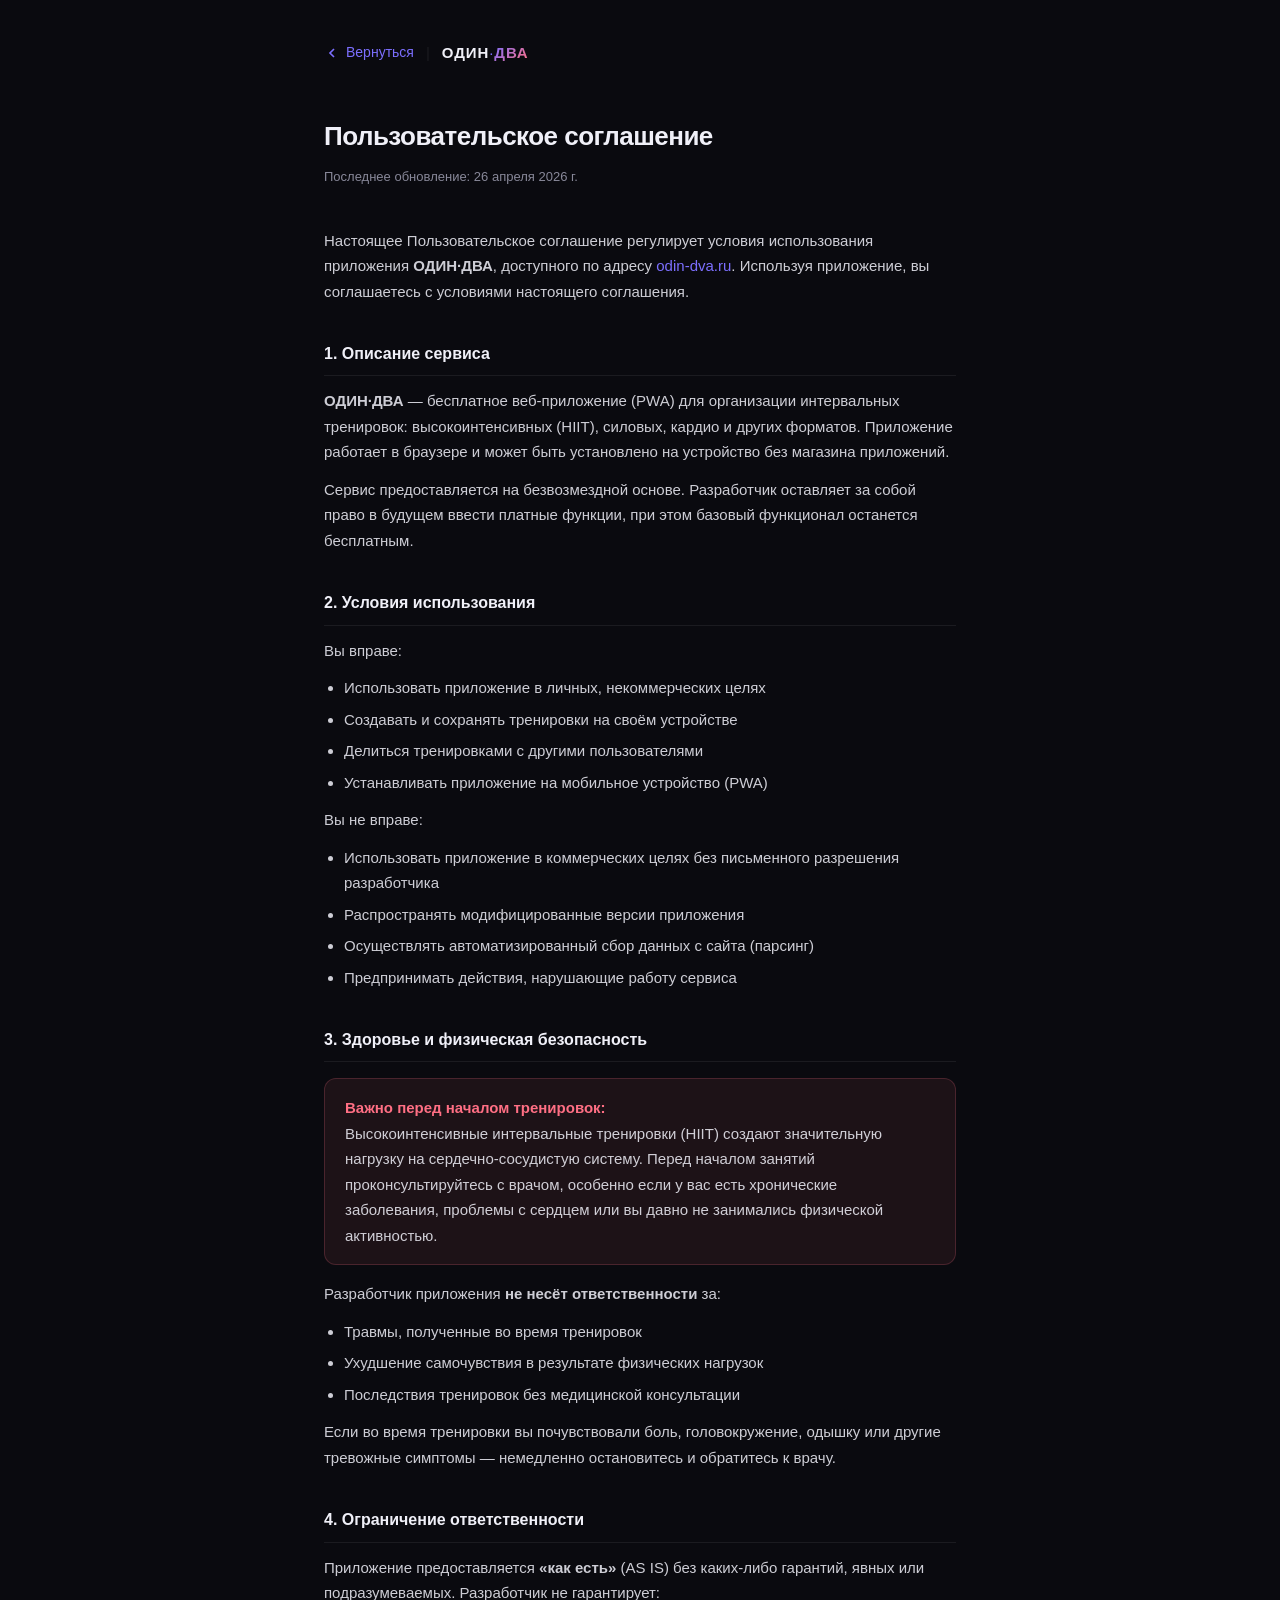
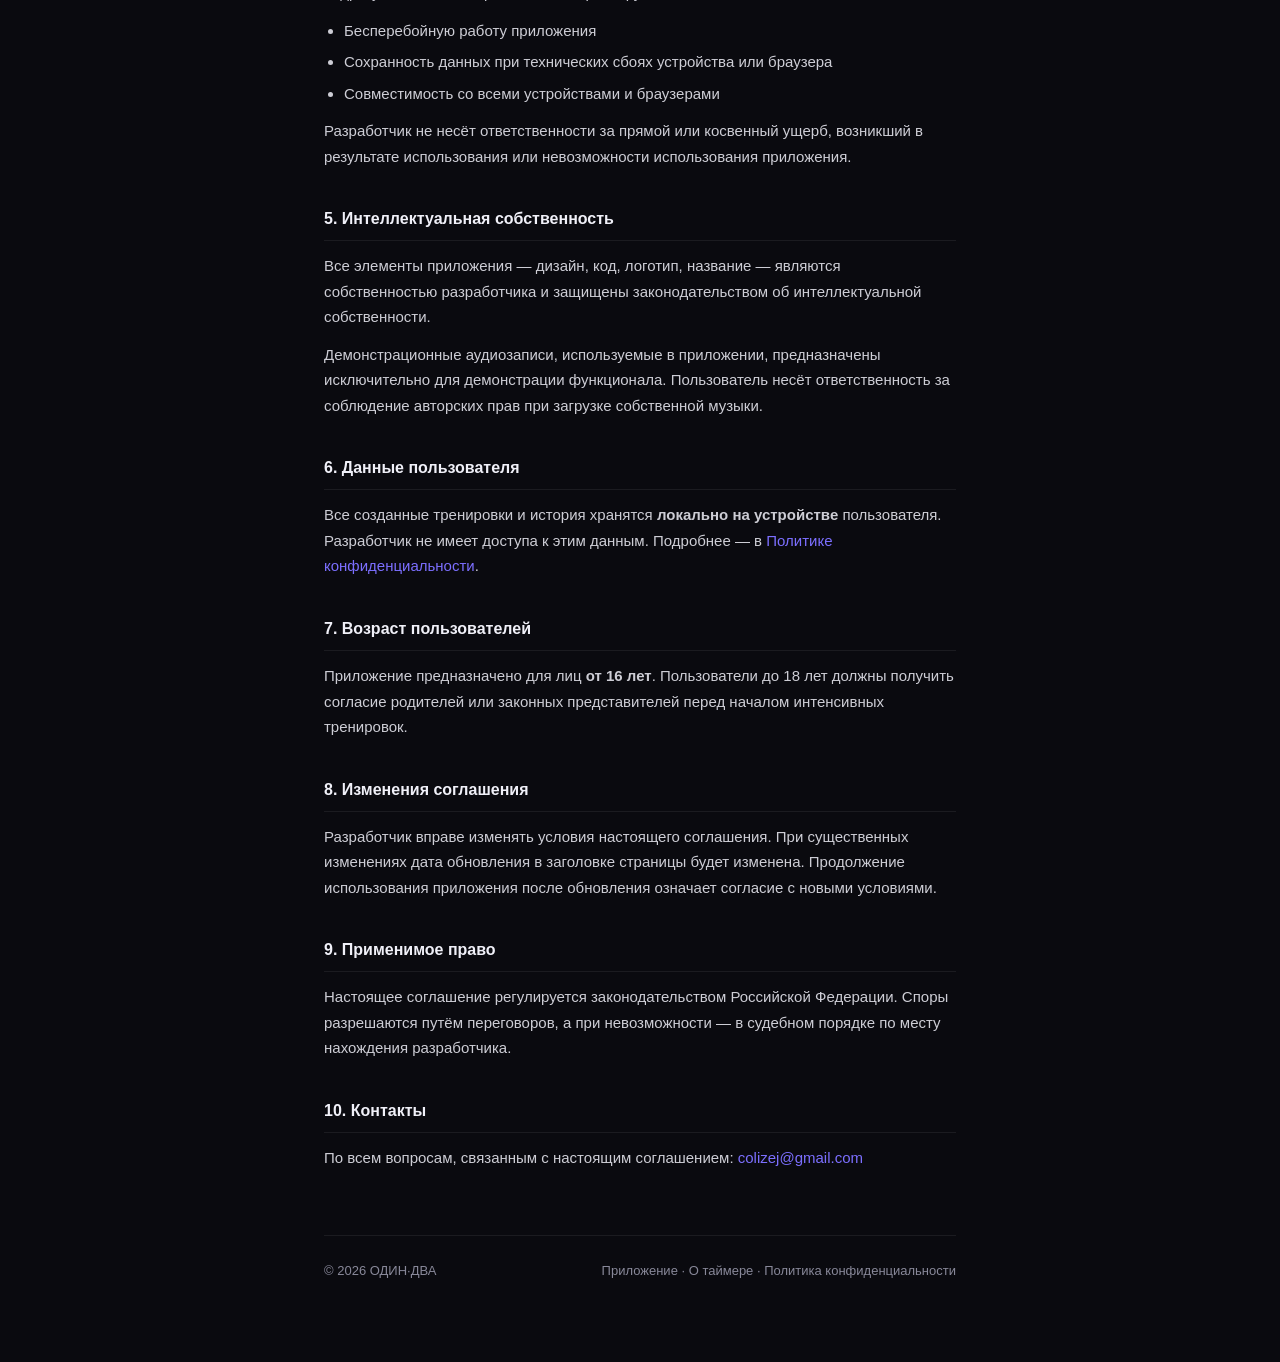
<file: terms.html>
<!DOCTYPE html>
<html lang="ru">
<head>
  <meta charset="UTF-8" />
  <meta name="viewport" content="width=device-width, initial-scale=1.0" />
  <meta name="robots" content="index, follow" />
  <title>Пользовательское соглашение — ОДИН·ДВА</title>
  <meta name="description" content="Условия использования интервального таймера ОДИН·ДВА: что можно и чего нельзя, ответственность сторон, здоровье и безопасность на тренировке." />
  <link rel="canonical" href="https://odin-dva.ru/terms.html" />

  <meta property="og:type" content="website" />
  <meta property="og:url" content="https://odin-dva.ru/terms.html" />
  <meta property="og:site_name" content="ОДИН·ДВА" />
  <meta property="og:locale" content="ru_RU" />
  <meta property="og:title" content="Пользовательское соглашение — ОДИН·ДВА" />
  <meta property="og:description" content="Условия использования интервального таймера: ответственность сторон, здоровье и безопасность на тренировке." />
  <meta property="og:image" content="https://odin-dva.ru/icons/og-image.png" />
  <meta property="og:image:width" content="1200" />
  <meta property="og:image:height" content="630" />
  <meta property="og:image:alt" content="ОДИН·ДВА — интервальный таймер" />

  <meta name="twitter:card" content="summary_large_image" />
  <meta name="twitter:title" content="Пользовательское соглашение — ОДИН·ДВА" />
  <meta name="twitter:description" content="Условия использования интервального таймера: ответственность сторон, здоровье и безопасность на тренировке." />
  <meta name="twitter:image" content="https://odin-dva.ru/icons/og-image.png" />
  <link rel="icon" type="image/svg+xml" href="icons/favicon.svg" />
  <style>
    *, *::before, *::after { box-sizing: border-box; margin: 0; padding: 0; }
    :root {
      --bg: #0a0a0f;
      --surface: #13131a;
      --border: #ffffff12;
      --accent: #7c6fff;
      --accent2: #ff6f84;
      --text: #f0f0f8;
      --text-muted: #888899;
    }
    html, body {
      background: var(--bg);
      color: var(--text);
      font-family: -apple-system, BlinkMacSystemFont, 'Segoe UI', sans-serif;
      font-size: 15px;
      line-height: 1.7;
      -webkit-font-smoothing: antialiased;
    }
    .page {
      max-width: 680px;
      margin: 0 auto;
      padding: 40px 24px 80px;
    }
    .nav {
      display: flex;
      align-items: center;
      gap: 12px;
      margin-bottom: 48px;
    }
    .nav a {
      color: var(--accent);
      text-decoration: none;
      font-size: 14px;
      display: flex;
      align-items: center;
      gap: 6px;
    }
    .nav a:hover { opacity: 0.8; }
    .brand {
      font-size: 15px;
      font-weight: 700;
      letter-spacing: 0.06em;
    }
    .brand .one { color: var(--text); }
    .brand .dot { color: var(--accent); font-weight: 300; }
    .brand .two {
      background: linear-gradient(135deg, var(--accent), var(--accent2));
      -webkit-background-clip: text;
      -webkit-text-fill-color: transparent;
      background-clip: text;
    }
    h1 {
      font-size: 26px;
      font-weight: 700;
      margin-bottom: 8px;
      letter-spacing: -0.02em;
    }
    .updated {
      font-size: 13px;
      color: var(--text-muted);
      margin-bottom: 40px;
    }
    h2 {
      font-size: 16px;
      font-weight: 600;
      color: var(--text);
      margin: 36px 0 12px;
      padding-bottom: 8px;
      border-bottom: 1px solid var(--border);
    }
    p { margin-bottom: 12px; color: rgba(240,240,248,0.85); }
    ul {
      padding-left: 20px;
      margin-bottom: 12px;
      color: rgba(240,240,248,0.85);
    }
    li { margin-bottom: 6px; }
    a { color: var(--accent); text-decoration: none; }
    a:hover { text-decoration: underline; }
    .warning {
      background: rgba(255, 111, 132, 0.08);
      border: 1px solid rgba(255, 111, 132, 0.2);
      border-radius: 12px;
      padding: 16px 20px;
      margin: 16px 0;
      color: rgba(240,240,248,0.85);
    }
    .warning strong { color: #ff6f84; }
    .highlight {
      background: #13131a;
      border: 1px solid var(--border);
      border-radius: 12px;
      padding: 16px 20px;
      margin: 16px 0;
      color: rgba(240,240,248,0.85);
    }
    footer {
      margin-top: 64px;
      padding-top: 24px;
      border-top: 1px solid var(--border);
      font-size: 13px;
      color: var(--text-muted);
      display: flex;
      justify-content: space-between;
      flex-wrap: wrap;
      gap: 8px;
    }
    footer a { color: var(--text-muted); }
    footer a:hover { color: var(--text); }
  </style>
</head>
<body>
  <div class="page">

    <nav class="nav">
      <a href="/">
        <svg viewBox="0 0 24 24" fill="none" stroke="currentColor" stroke-width="2.5" width="16" height="16"><polyline points="15 18 9 12 15 6"/></svg>
        Вернуться
      </a>
      <span style="color:var(--border)">|</span>
      <span class="brand"><span class="one">ОДИН</span><span class="dot">·</span><span class="two">ДВА</span></span>
    </nav>

    <h1>Пользовательское соглашение</h1>
    <p class="updated">Последнее обновление: 26 апреля 2026 г.</p>

    <p>Настоящее Пользовательское соглашение регулирует условия использования приложения <strong>ОДИН·ДВА</strong>, доступного по адресу <a href="https://odin-dva.ru">odin-dva.ru</a>. Используя приложение, вы соглашаетесь с условиями настоящего соглашения.</p>

    <h2>1. Описание сервиса</h2>

    <p><strong>ОДИН·ДВА</strong> — бесплатное веб-приложение (PWA) для организации интервальных тренировок: высокоинтенсивных (HIIT), силовых, кардио и других форматов. Приложение работает в браузере и может быть установлено на устройство без магазина приложений.</p>

    <p>Сервис предоставляется на безвозмездной основе. Разработчик оставляет за собой право в будущем ввести платные функции, при этом базовый функционал останется бесплатным.</p>

    <h2>2. Условия использования</h2>

    <p>Вы вправе:</p>
    <ul>
      <li>Использовать приложение в личных, некоммерческих целях</li>
      <li>Создавать и сохранять тренировки на своём устройстве</li>
      <li>Делиться тренировками с другими пользователями</li>
      <li>Устанавливать приложение на мобильное устройство (PWA)</li>
    </ul>

    <p>Вы не вправе:</p>
    <ul>
      <li>Использовать приложение в коммерческих целях без письменного разрешения разработчика</li>
      <li>Распространять модифицированные версии приложения</li>
      <li>Осуществлять автоматизированный сбор данных с сайта (парсинг)</li>
      <li>Предпринимать действия, нарушающие работу сервиса</li>
    </ul>

    <h2>3. Здоровье и физическая безопасность</h2>

    <div class="warning">
      <strong>Важно перед началом тренировок:</strong><br>
      Высокоинтенсивные интервальные тренировки (HIIT) создают значительную нагрузку на сердечно-сосудистую систему. Перед началом занятий проконсультируйтесь с врачом, особенно если у вас есть хронические заболевания, проблемы с сердцем или вы давно не занимались физической активностью.
    </div>

    <p>Разработчик приложения <strong>не несёт ответственности</strong> за:</p>
    <ul>
      <li>Травмы, полученные во время тренировок</li>
      <li>Ухудшение самочувствия в результате физических нагрузок</li>
      <li>Последствия тренировок без медицинской консультации</li>
    </ul>

    <p>Если во время тренировки вы почувствовали боль, головокружение, одышку или другие тревожные симптомы — немедленно остановитесь и обратитесь к врачу.</p>

    <h2>4. Ограничение ответственности</h2>

    <p>Приложение предоставляется <strong>«как есть»</strong> (AS IS) без каких-либо гарантий, явных или подразумеваемых. Разработчик не гарантирует:</p>
    <ul>
      <li>Бесперебойную работу приложения</li>
      <li>Сохранность данных при технических сбоях устройства или браузера</li>
      <li>Совместимость со всеми устройствами и браузерами</li>
    </ul>

    <p>Разработчик не несёт ответственности за прямой или косвенный ущерб, возникший в результате использования или невозможности использования приложения.</p>

    <h2>5. Интеллектуальная собственность</h2>

    <p>Все элементы приложения — дизайн, код, логотип, название — являются собственностью разработчика и защищены законодательством об интеллектуальной собственности.</p>

    <p>Демонстрационные аудиозаписи, используемые в приложении, предназначены исключительно для демонстрации функционала. Пользователь несёт ответственность за соблюдение авторских прав при загрузке собственной музыки.</p>

    <h2>6. Данные пользователя</h2>

    <p>Все созданные тренировки и история хранятся <strong>локально на устройстве</strong> пользователя. Разработчик не имеет доступа к этим данным. Подробнее — в <a href="/privacy.html">Политике конфиденциальности</a>.</p>

    <h2>7. Возраст пользователей</h2>

    <p>Приложение предназначено для лиц <strong>от 16 лет</strong>. Пользователи до 18 лет должны получить согласие родителей или законных представителей перед началом интенсивных тренировок.</p>

    <h2>8. Изменения соглашения</h2>

    <p>Разработчик вправе изменять условия настоящего соглашения. При существенных изменениях дата обновления в заголовке страницы будет изменена. Продолжение использования приложения после обновления означает согласие с новыми условиями.</p>

    <h2>9. Применимое право</h2>

    <p>Настоящее соглашение регулируется законодательством Российской Федерации. Споры разрешаются путём переговоров, а при невозможности — в судебном порядке по месту нахождения разработчика.</p>

    <h2>10. Контакты</h2>

    <p>По всем вопросам, связанным с настоящим соглашением: <a href="mailto:colizej@gmail.com">colizej@gmail.com</a></p>

    <footer>
      <span>© 2026 ОДИН·ДВА</span>
      <span>
        <a href="/">Приложение</a> ·
        <a href="/intervalnyj-tajmer.html">О таймере</a> ·
        <a href="/privacy.html">Политика конфиденциальности</a>
      </span>
    </footer>

  </div>
</body>
</html>
</file>
<file: static/style.css>
/* ===== RESET & BASE ===== */
*, *::before, *::after { box-sizing: border-box; margin: 0; padding: 0; }

:root {
  --bg: #0a0a0f;
  --surface: #13131a;
  --surface2: #1c1c27;
  --border: #ffffff12;
  --accent: #7c6fff;
  --accent2: #ff6f84;
  --work-color: #7c6fff;
  --rest-color: #4ecdc4;
  --prep-color: #ff8c42;
  --text: #f0f0f8;
  --text-muted: #888899;
  --radius: 16px;
  --safe-top: env(safe-area-inset-top, 0px);
  --safe-bottom: env(safe-area-inset-bottom, 0px);
}

html, body {
  height: 100%;
  background: var(--bg);
  color: var(--text);
  font-family: -apple-system, BlinkMacSystemFont, 'Segoe UI', sans-serif;
  overflow: hidden;
  -webkit-tap-highlight-color: transparent;
  user-select: none;
}

/* ===== APP CONTAINER ===== */
#app {
  position: fixed;
  top: 0;
  bottom: 0;
  left: 50%;
  transform: translateX(-50%);
  width: 100%;
  max-width: 480px;
  overflow: hidden;
}

/* ===== SCREENS ===== */
.screen {
  position: absolute;
  inset: 0;
  display: flex;
  flex-direction: column;
  padding-top: var(--safe-top);
  padding-bottom: var(--safe-bottom);
  transform: translateX(100%);
  opacity: 0;
  transition: transform 0.38s cubic-bezier(0.4, 0, 0.2, 1), opacity 0.38s ease;
  pointer-events: none;
  overflow: hidden;
}

.screen.active {
  transform: translateX(0);
  opacity: 1;
  pointer-events: all;
}

.screen.slide-out {
  transform: translateX(-40%);
  opacity: 0;
}

/* ===== HEADER ===== */
.app-header {
  display: flex;
  align-items: center;
  justify-content: space-between;
  padding: 16px 20px;
  background: var(--bg);
  border-bottom: 1px solid var(--border);
  flex-shrink: 0;
  gap: 12px;
}

.app-header-brand {
  display: flex;
  align-items: center;
  gap: 10px;
}

.app-logo-svg {
  width: 38px;
  height: 38px;
  flex-shrink: 0;
}

/* kept for other screens that still use .app-title */
.app-title {
  font-size: 20px;
  font-weight: 900;
  letter-spacing: 2px;
  line-height: 1;
}
.title-one { color: var(--text); }
.title-dot {
  color: var(--accent);
  font-weight: 300;
  margin: 0 1px;
  font-size: 22px;
}
.title-two {
  background: linear-gradient(135deg, var(--accent), var(--accent2));
  -webkit-background-clip: text;
  -webkit-text-fill-color: transparent;
  background-clip: text;
}

.btn-icon {
  background: var(--surface2);
  border: 1px solid var(--border);
  color: var(--text);
  width: 42px;
  height: 42px;
  border-radius: 50%;
  display: flex;
  align-items: center;
  justify-content: center;
  cursor: pointer;
  transition: background 0.2s, transform 0.15s;
  flex-shrink: 0;
}

.btn-icon:active { transform: scale(0.9); }
.btn-icon svg { width: 20px; height: 20px; }

.btn-back {
  background: none;
  border: none;
  color: var(--text-muted);
  cursor: pointer;
  padding: 6px;
  border-radius: 8px;
  display: flex;
  align-items: center;
  transition: color 0.2s, transform 0.15s;
}
.btn-back:active { transform: scale(0.9); }
.btn-back svg { width: 24px; height: 24px; }

.btn-text {
  background: var(--accent);
  border: none;
  color: #fff;
  font-size: 14px;
  font-weight: 700;
  padding: 8px 16px;
  border-radius: 20px;
  cursor: pointer;
  transition: opacity 0.2s, transform 0.15s;
  letter-spacing: 0.3px;
}
.btn-text:active { transform: scale(0.95); opacity: 0.85; }

/* ===== HOME ===== */
.workouts-list {
  flex: 1;
  overflow-y: auto;
  padding: 16px;
  -webkit-overflow-scrolling: touch;
}

.empty-state {
  display: flex;
  flex-direction: column;
  align-items: center;
  justify-content: center;
  height: 60vh;
  gap: 12px;
  color: var(--text-muted);
}

.empty-icon svg {
  width: 80px;
  height: 80px;
  opacity: 0.3;
}

.empty-state p { font-size: 18px; font-weight: 600; color: var(--text-muted); }
.empty-state span { font-size: 13px; }

/* ===== INSTALL BANNER ===== */
/* ===== TOAST ===== */
#toast {
  position: fixed;
  bottom: calc(var(--safe-bottom) + 80px);
  left: 50%;
  transform: translateX(-50%) translateY(20px);
  background: var(--surface);
  border: 1px solid var(--border);
  border-radius: 12px;
  padding: 10px 18px;
  font-size: 13px;
  font-weight: 600;
  color: var(--text);
  white-space: nowrap;
  pointer-events: none;
  opacity: 0;
  transition: opacity 0.22s ease, transform 0.22s ease;
  z-index: 9999;
  box-shadow: 0 4px 20px rgba(0,0,0,0.35);
}
#toast.toast-show {
  opacity: 1;
  transform: translateX(-50%) translateY(0);
}

/* ===== MUSIC PHASE MUTE ===== */
.music-phase-mute {
  background: none;
  border: 1px solid var(--border);
  border-radius: 8px;
  padding: 7px 9px;
  cursor: pointer;
  color: var(--text-muted);
  display: flex;
  align-items: center;
  flex-shrink: 0;
  transition: border-color 0.15s, color 0.15s, background 0.15s;
}
.music-phase-mute .icon-mute { display: none; }
.music-phase-mute.muted {
  border-color: var(--accent2);
  color: var(--accent2);
  background: rgba(255,82,82,0.08);
}
.music-phase-mute.muted .icon-sound { display: none; }
.music-phase-mute.muted .icon-mute  { display: block; }

#install-banner {
  display: flex;
  align-items: center;
  gap: 10px;
  padding: 10px 16px;
  background: var(--surface);
  border-top: 1px solid var(--border);
  flex-shrink: 0;
}
#install-banner span {
  flex: 1;
  font-size: 13px;
  font-weight: 600;
  color: var(--text);
}
#install-btn {
  background: var(--accent);
  color: #fff;
  border: none;
  border-radius: 8px;
  padding: 7px 13px;
  font-size: 13px;
  font-weight: 700;
  cursor: pointer;
  white-space: nowrap;
}
#install-btn:active { opacity: 0.85; }
#install-dismiss {
  background: none;
  border: none;
  color: var(--text-muted);
  font-size: 17px;
  line-height: 1;
  cursor: pointer;
  padding: 4px;
  opacity: 0.6;
}

/* ===== HOME TAGLINE ===== */
.home-tagline {
  flex-shrink: 0;
  border-top: 1px solid var(--border);
  cursor: pointer;
  -webkit-tap-highlight-color: transparent;
}

/* expandable body — hidden by default */
.tagline-body {
  max-height: 0;
  overflow: hidden;
  transition: max-height 0.45s ease;
  padding: 0 16px;
  color: rgba(136, 136, 153, 0.5);
  font-size: 11px;
  line-height: 1.6;
  text-align: center;
}
.home-tagline.open .tagline-body {
  max-height: 320px;
}
.tagline-logo-text {
  display: block;
  margin: 12px 0 8px;
  font-size: 15px;
  font-weight: 700;
  letter-spacing: 0.08em;
}
.tagline-body p {
  margin: 0 0 8px;
}
.tagline-body ul {
  display: inline-block;
  margin: 0 0 12px;
  padding-left: 14px;
  text-align: left;
}
.tagline-body li { margin-bottom: 3px; }

/* always-visible peek row */
.tagline-peek {
  display: flex;
  flex-direction: column;
  align-items: center;
  gap: 1px;
  padding: 5px 16px calc(4px + env(safe-area-inset-bottom, 0px));
  text-align: center;
}
.tagline-peek span {
  font-size: 10px;
  color: rgba(136, 136, 153, 0.45);
  letter-spacing: 0.04em;
  line-height: 1.4;
  user-select: none;
}
.tagline-peek span:first-of-type {
  font-weight: 600;
  letter-spacing: 0.06em;
  text-transform: uppercase;
  font-size: 9px;
}
.tagline-chevron {
  color: rgba(136, 136, 153, 0.3);
  transition: transform 0.35s ease;
  margin-bottom: 0;
}
.tagline-legal {
  font-size: 9px !important;
  color: rgba(136, 136, 153, 0.3) !important;
  margin-top: 2px;
}
.tagline-legal a {
  color: rgba(136, 136, 153, 0.35);
  text-decoration: none;
}
.tagline-legal a:hover { color: rgba(136, 136, 153, 0.7); }
.home-tagline.open .tagline-chevron {
  transform: rotate(180deg);
}

.workout-card {
  background: var(--surface);
  border: 1px solid var(--border);
  border-radius: var(--radius);
  padding: 16px;
  margin-bottom: 12px;
  display: flex;
  align-items: center;
  gap: 14px;
  cursor: pointer;
  transition: background 0.2s, transform 0.15s;
  animation: slideUp 0.35s cubic-bezier(0.4,0,0.2,1) both;
}

.workout-card:active { transform: scale(0.98); background: var(--surface2); }

@keyframes slideUp {
  from { opacity: 0; transform: translateY(20px); }
  to   { opacity: 1; transform: translateY(0); }
}

.workout-card-icon {
  width: 48px;
  height: 48px;
  border-radius: 14px;
  background: linear-gradient(135deg, var(--accent) 0%, var(--accent2) 100%);
  display: flex;
  align-items: center;
  justify-content: center;
  color: white;
  flex-shrink: 0;
}

.workout-card-info { flex: 1; min-width: 0; }
.workout-card-name { font-weight: 700; font-size: 16px; margin-bottom: 4px; white-space: nowrap; overflow: hidden; text-overflow: ellipsis; }
.workout-card-meta { font-size: 12px; color: var(--text-muted); }

.workout-card-arrow { color: var(--text-muted); }
.workout-card-arrow svg { width: 18px; height: 18px; }

.card-actions {
  display: flex;
  gap: 8px;
  flex-shrink: 0;
}

.btn-card-del {
  background: none;
  border: none;
  color: var(--accent2);
  opacity: 0.6;
  cursor: pointer;
  padding: 4px;
  border-radius: 6px;
}
.btn-card-del:active { opacity: 1; }
.btn-card-del svg { width: 18px; height: 18px; }

/* ===== CREATE FORM ===== */
.form-scroll {
  flex: 1;
  overflow-y: auto;
  padding: 20px 16px;
  overscroll-behavior: contain;
}

.form-section { margin-bottom: 28px; }

.form-label {
  display: block;
  font-size: 11px;
  font-weight: 700;
  letter-spacing: 1px;
  text-transform: uppercase;
  color: var(--text-muted);
  margin-bottom: 10px;
}

.form-input {
  width: 100%;
  background: var(--surface);
  border: 1px solid var(--border);
  border-radius: var(--radius);
  color: var(--text);
  font-size: 16px;
  padding: 14px 16px;
  outline: none;
  transition: border-color 0.2s;
  -webkit-appearance: none;
}

.form-input:focus { border-color: var(--accent); }
.form-input::placeholder { color: var(--text-muted); }

.section-header {
  display: flex;
  align-items: center;
  justify-content: space-between;
  margin-bottom: 10px;
}

.btn-small {
  background: var(--surface2);
  border: 1px solid var(--border);
  color: var(--accent);
  font-size: 13px;
  font-weight: 700;
  padding: 6px 14px;
  border-radius: 20px;
  cursor: pointer;
  transition: background 0.2s;
}
.btn-small:active { background: var(--accent); color: #fff; }

.exercises-list { display: flex; flex-direction: column; gap: 10px; }

.exercise-item {
  display: flex;
  flex-direction: column;
  gap: 8px;
  background: var(--surface);
  border: 1px solid var(--border);
  border-radius: 12px;
  padding: 10px 12px;
  animation: slideUp 0.3s cubic-bezier(0.4,0,0.2,1) both;
}

.ex-header {
  display: flex;
  align-items: center;
  gap: 10px;
}

.ex-drag-handle {
  display: flex;
  align-items: center;
  color: var(--text-muted);
  opacity: 0.4;
  cursor: grab;
  padding: 4px 2px;
  flex-shrink: 0;
  touch-action: none;
}
.ex-drag-handle:active { cursor: grabbing; opacity: 0.8; }

.exercise-item.ex-dragging {
  opacity: 0.75;
  box-shadow: 0 8px 24px rgba(0,0,0,0.5);
  border-color: var(--accent);
  background: var(--surface2);
  z-index: 10;
  position: relative;
}

.ex-timings {
  display: flex;
  flex-direction: column;
  gap: 0;
  padding-left: 38px;
  border-top: 1px solid var(--border);
  margin-top: 4px;
}

.ex-timing-row {
  display: flex;
  align-items: center;
  justify-content: space-between;
  padding: 8px 0;
  border-bottom: 1px solid var(--border);
  font-size: 15px;
}

.ex-timing-row:last-child { border-bottom: none; }

.ex-dur-label {
  font-size: 14px;
  color: var(--text-muted);
  flex: 1;
}

.exercise-num {
  width: 28px;
  height: 28px;
  background: var(--accent);
  border-radius: 50%;
  display: flex;
  align-items: center;
  justify-content: center;
  font-size: 12px;
  font-weight: 800;
  flex-shrink: 0;
}

.exercise-input {
  flex: 1;
  background: none;
  border: none;
  color: var(--text);
  font-size: 15px;
  outline: none;
}
.exercise-input::placeholder { color: var(--text-muted); }

.btn-del-exercise {
  background: none;
  border: none;
  color: var(--text-muted);
  cursor: pointer;
  padding: 4px;
  flex-shrink: 0;
}
.btn-del-exercise svg { width: 16px; height: 16px; }

/* Per-exercise duration stepper */
.exercise-dur {
  display: flex;
  align-items: center;
  gap: 14px;
  flex-shrink: 0;
  min-width: 130px;
  justify-content: flex-end;
}
.ex-dur-btn {
  width: 34px;
  height: 34px;
  background: var(--surface2);
  border: 1px solid var(--border);
  color: var(--text);
  font-size: 20px;
  border-radius: 50%;
  display: flex;
  align-items: center;
  justify-content: center;
  cursor: pointer;
  transition: background 0.15s, transform 0.1s;
  font-weight: 300;
  line-height: 1;
  flex-shrink: 0;
}
.ex-dur-btn:active { transform: scale(0.88); background: var(--accent); }
.ex-dur-val,
.ex-rest-val {
  font-size: 18px;
  font-weight: 700;
  color: var(--text);
  width: 44px;
  text-align: center;
  background: none;
  border: none;
  border-bottom: 2px solid transparent;
  outline: none;
  padding: 2px 0;
  cursor: text;
  touch-action: manipulation;
  -moz-appearance: textfield;
  transition: border-color 0.15s;
}
.ex-dur-val::-webkit-outer-spin-button,
.ex-dur-val::-webkit-inner-spin-button,
.ex-rest-val::-webkit-outer-spin-button,
.ex-rest-val::-webkit-inner-spin-button { -webkit-appearance: none; margin: 0; }
.ex-dur-val:focus,
.ex-rest-val:focus {
  border-bottom-color: var(--accent);
  color: var(--accent);
}

/* Inline number input — появляется при longpress на цифре */
.ex-dur-inline-input {
  font-size: 18px;
  font-weight: 700;
  color: var(--text);
  width: 54px;
  text-align: center;
  background: var(--surface2);
  border: 2px solid var(--accent);
  border-radius: 8px;
  padding: 3px 4px;
  outline: none;
  -moz-appearance: textfield;
  animation: durInputPop 0.15s ease;
}
.ex-dur-inline-input::-webkit-outer-spin-button,
.ex-dur-inline-input::-webkit-inner-spin-button { -webkit-appearance: none; margin: 0; }
@keyframes durInputPop {
  from { transform: scale(0.7); opacity: 0; }
  to   { transform: scale(1);   opacity: 1; }
}

/* ===== TIMER SETTINGS ===== */
.timer-settings {
  background: var(--surface);
  border: 1px solid var(--border);
  border-radius: var(--radius);
  overflow: hidden;
}

.setting-row {
  display: flex;
  align-items: center;
  justify-content: space-between;
  padding: 14px 16px;
  border-bottom: 1px solid var(--border);
  font-size: 15px;
}

.setting-row:last-child { border-bottom: none; }

.stepper {
  display: flex;
  align-items: center;
  gap: 14px;
}

.stepper span { font-size: 18px; font-weight: 700; min-width: 32px; text-align: center; }

.step-btn {
  width: 34px;
  height: 34px;
  background: var(--surface2);
  border: 1px solid var(--border);
  color: var(--text);
  font-size: 20px;
  border-radius: 50%;
  display: flex;
  align-items: center;
  justify-content: center;
  cursor: pointer;
  transition: background 0.15s, transform 0.1s;
  font-weight: 300;
  line-height: 1;
}

.step-btn:active { transform: scale(0.88); background: var(--accent); }

/* ===== TIMER SCREEN ===== */
#screen-timer {
  background: var(--bg);
  align-items: center;
  justify-content: flex-start;
}

.timer-header {
  display: flex;
  align-items: center;
  width: 100%;
  padding: 16px 20px;
  border-bottom: 1px solid var(--border);
  gap: 10px;
  flex-shrink: 0;
}

.timer-header h2 { flex: 1; font-size: 17px; font-weight: 700; text-align: center; }
.timer-progress-text { font-size: 13px; color: var(--text-muted); white-space: nowrap; }

/* Center zone: exercise label + dots + circle */
.timer-center {
  flex: 1;
  display: flex;
  flex-direction: column;
  align-items: center;
  justify-content: center;
  width: 100%;
  gap: 0;
  padding: 0 0 40px;
}

.timer-skip-wrap {
  position: absolute;
  bottom: 32px;
  left: 50%;
  transform: translateX(-50%);
  opacity: 0;
  transition: opacity 0.4s ease;
}
.timer-skip-wrap.skip-visible {
  opacity: 1;
}
.btn-skip-phase {
  background: none;
  border: 2px solid var(--border);
  color: var(--text-muted);
  border-radius: 50%;
  width: 52px;
  height: 52px;
  display: flex;
  align-items: center;
  justify-content: center;
  cursor: pointer;
  transition: color 0.2s, border-color 0.2s, transform 0.15s;
}
.btn-skip-phase:active {
  transform: scale(0.88);
  color: var(--accent);
  border-color: var(--accent);
}

/* Exercise label */
.exercise-label {
  display: flex;
  flex-direction: column;
  align-items: center;
  gap: 8px;
  margin: 0 0 20px;
  padding: 0 20px;
  width: 100%;
}

#exercise-name {
  font-size: 20px;
  font-weight: 800;
  text-align: center;
}

.phase-badge {
  font-size: 10px;
  font-weight: 800;
  letter-spacing: 1.5px;
  padding: 4px 10px;
  border-radius: 20px;
  background: var(--work-color);
  flex-shrink: 0;
  transition: background 0.4s;
}
.phase-badge.rest { background: var(--rest-color); }
.phase-badge.prep { background: var(--prep-color); }
.phase-badge.idle { background: var(--surface2); border: 1px solid var(--border); color: var(--text-muted); }

/* Intervals track */
.intervals-track {
  display: flex;
  gap: 6px;
  padding: 0 20px;
  margin-bottom: 28px;
  flex-wrap: wrap;
  justify-content: center;
  min-height: 18px;
  width: 100%;
}

.interval-dot {
  width: 10px;
  height: 10px;
  border-radius: 50%;
  background: var(--border);
  border: 1.5px solid var(--text-muted);
  transition: all 0.3s cubic-bezier(0.4, 0, 0.2, 1);
  flex-shrink: 0;
}

.interval-dot.active {
  background: var(--accent);
  border-color: var(--accent);
  box-shadow: 0 0 10px var(--accent);
  transform: scale(1.2);
}

.interval-dot.done {
  background: var(--surface2);
  border-color: var(--border);
  transform: scale(0.7);
  opacity: 0.4;
}

/* Circle */
.circle-container {
  position: relative;
  width: 280px;
  height: 280px;
  cursor: pointer;
  flex-shrink: 0;
  transition: transform 0.15s;
}

.circle-container:active { transform: scale(0.97); }

.circle-svg { width: 100%; height: 100%; }

.circle-bg {
  fill: none;
  stroke: var(--surface2);
  stroke-width: 10;
}

.circle-progress {
  fill: none;
  stroke: var(--work-color);
  stroke-width: 10;
  stroke-linecap: round;
  transition: stroke-dashoffset 0.9s linear, stroke 0.5s ease;
}

.circle-pulse {
  fill: none;
  stroke: var(--accent);
  stroke-width: 2;
  opacity: 0;
}

.circle-pulse.beat {
  animation: pulse-ring 1s ease-out infinite;
}

@keyframes pulse-ring {
  0%   { r: 120; opacity: 0.6; }
  100% { r: 136; opacity: 0; }
}

.circle-content {
  position: absolute;
  inset: 0;
  display: flex;
  flex-direction: column;
  align-items: center;
  justify-content: center;
  pointer-events: none;
}

.circle-time {
  font-size: 56px;
  font-weight: 900;
  letter-spacing: -2px;
  line-height: 1;
  transition: transform 0.2s;
}

.circle-time.tick { animation: tick 0.15s ease; }

@keyframes tick {
  0%   { transform: scale(1.08); }
  100% { transform: scale(1); }
}

.circle-sub {
  font-size: 14px;
  color: var(--text-muted);
  margin-top: 4px;
  font-weight: 500;
}

/* Phase transition flash */
.circle-container.flash::after {
  content: '';
  position: absolute;
  inset: 0;
  border-radius: 50%;
  background: var(--accent);
  opacity: 0;
  animation: flash-anim 0.5s ease;
  pointer-events: none;
}

@keyframes flash-anim {
  0%   { opacity: 0.25; }
  100% { opacity: 0; }
}

/* Prep overlay */
.prep-overlay {
  position: absolute;
  inset: 0;
  background: rgba(10,10,15,0.95);
  display: flex;
  flex-direction: column;
  align-items: center;
  justify-content: center;
  gap: 12px;
  animation: fadeIn 0.3s ease;
  z-index: 10;
}

@keyframes fadeIn {
  from { opacity: 0; }
  to   { opacity: 1; }
}

.prep-count {
  font-size: 120px;
  font-weight: 900;
  line-height: 1;
  color: var(--accent);
  animation: prepNum 1s ease infinite;
}

@keyframes prepNum {
  0%   { transform: scale(1.1); opacity: 0.6; }
  50%  { transform: scale(1); opacity: 1; }
  100% { transform: scale(1.1); opacity: 0.6; }
}

.prep-label {
  font-size: 14px;
  font-weight: 800;
  letter-spacing: 3px;
  color: var(--text-muted);
}

/* ===== RESULTS ===== */
#screen-results {
  background: var(--bg);
  justify-content: center;
  align-items: center;
}

.results-container {
  display: flex;
  flex-direction: column;
  align-items: center;
  padding: 32px 20px;
  width: 100%;
  max-width: 420px;
  gap: 16px;
  overflow-y: auto;
  max-height: 100%;
}

.confetti-area {
  position: fixed;
  inset: 0;
  pointer-events: none;
  overflow: hidden;
  z-index: 0;
}

.confetti-piece {
  position: absolute;
  width: 10px;
  height: 10px;
  border-radius: 2px;
  top: -20px;
  animation: confettiFall linear forwards;
}

@keyframes confettiFall {
  0%   { transform: translateY(0) rotate(0deg); opacity: 1; }
  100% { transform: translateY(110vh) rotate(720deg); opacity: 0; }
}

.trophy-icon { font-size: 72px; animation: trophyIn 0.6s cubic-bezier(0.34,1.56,0.64,1) both; z-index: 1; }

@keyframes trophyIn {
  from { transform: scale(0) rotate(-20deg); opacity: 0; }
  to   { transform: scale(1) rotate(0deg); opacity: 1; }
}

.results-title {
  font-size: 36px;
  font-weight: 900;
  background: linear-gradient(135deg, var(--accent), var(--accent2));
  -webkit-background-clip: text;
  -webkit-text-fill-color: transparent;
  background-clip: text;
  z-index: 1;
  animation: slideUp 0.5s 0.2s both;
}

.results-subtitle {
  font-size: 15px;
  color: var(--text-muted);
  z-index: 1;
  animation: slideUp 0.5s 0.3s both;
}

.results-stats {
  display: flex;
  gap: 12px;
  width: 100%;
  z-index: 1;
  animation: slideUp 0.5s 0.4s both;
}

.stat-card {
  flex: 1;
  background: var(--surface);
  border: 1px solid var(--border);
  border-radius: var(--radius);
  padding: 16px 12px;
  display: flex;
  flex-direction: column;
  align-items: center;
  gap: 4px;
}

.stat-value {
  font-size: 28px;
  font-weight: 900;
  color: var(--accent);
}

.stat-label {
  font-size: 11px;
  color: var(--text-muted);
  font-weight: 600;
  letter-spacing: 0.5px;
}

.results-log {
  width: 100%;
  background: var(--surface);
  border: 1px solid var(--border);
  border-radius: var(--radius);
  padding: 16px;
  z-index: 1;
  animation: slideUp 0.5s 0.5s both;
  max-height: 180px;
  overflow-y: auto;
}

.log-entry {
  display: flex;
  justify-content: space-between;
  padding: 6px 0;
  border-bottom: 1px solid var(--border);
  font-size: 13px;
}

.log-entry:last-child { border-bottom: none; }
.log-entry .log-name { color: var(--text); }
.log-entry .log-time { color: var(--text-muted); }

.btn-primary {
  background: linear-gradient(135deg, var(--accent) 0%, var(--accent2) 100%);
  border: none;
  color: #fff;
  font-size: 16px;
  font-weight: 800;
  padding: 16px 40px;
  border-radius: 30px;
  cursor: pointer;
  width: 100%;
  max-width: 280px;
  transition: transform 0.15s, opacity 0.15s;
  letter-spacing: 0.5px;
  z-index: 1;
  animation: slideUp 0.5s 0.6s both;
}
.btn-primary:active { transform: scale(0.97); opacity: 0.9; }

/* ===== SCROLLBAR ===== */
::-webkit-scrollbar { width: 3px; }
::-webkit-scrollbar-track { background: transparent; }
::-webkit-scrollbar-thumb { background: var(--border); border-radius: 2px; }

/* ===== HAPTIC HINT ===== */
@keyframes hintPulse {
  0%, 100% { box-shadow: 0 0 0 0 rgba(124,111,255,0.4); }
  50%       { box-shadow: 0 0 0 16px rgba(124,111,255,0); }
}

.circle-container.hint { animation: hintPulse 1.5s ease-in-out 3; }

/* ===== INTERVALS DISPLAY ===== */
.intervals-info-section {
  display: flex;
  align-items: center;
  justify-content: space-between;
  background: var(--surface);
  border: 1px solid var(--border);
  border-radius: var(--radius);
  padding: 14px 16px;
}

.intervals-display {
  display: flex;
  align-items: baseline;
  gap: 8px;
}

.intervals-display span {
  font-size: 28px;
  font-weight: 900;
  color: var(--accent);
  min-width: 32px;
  text-align: right;
}

.intervals-display small {
  font-size: 12px;
  color: var(--text-muted);
}

/* ===== DETAIL SCREEN ===== */
.detail-scroll {
  flex: 1;
  overflow-y: auto;
  padding: 20px 16px;
}

.detail-meta-row {
  display: flex;
  gap: 10px;
  margin-bottom: 24px;
}

.detail-stat {
  flex: 1;
  background: var(--surface);
  border: 1px solid var(--border);
  border-radius: var(--radius);
  padding: 14px 10px;
  display: flex;
  flex-direction: column;
  align-items: center;
  gap: 4px;
}

.detail-stat-val {
  font-size: 22px;
  font-weight: 900;
  color: var(--accent);
}

.detail-stat-lbl {
  font-size: 10px;
  color: var(--text-muted);
  font-weight: 600;
  letter-spacing: 0.3px;
}

.detail-section-label {
  font-size: 11px;
  font-weight: 700;
  letter-spacing: 1px;
  text-transform: uppercase;
  color: var(--text-muted);
  margin-bottom: 10px;
}

.detail-exercises { display: flex; flex-direction: column; gap: 8px; }

.detail-exercise-row {
  display: flex;
  align-items: center;
  gap: 12px;
  background: var(--surface);
  border: 1px solid var(--border);
  border-radius: 12px;
  padding: 12px 14px;
  animation: slideUp 0.3s cubic-bezier(0.4,0,0.2,1) both;
}

.detail-ex-num {
  width: 26px;
  height: 26px;
  background: var(--accent);
  border-radius: 50%;
  display: flex;
  align-items: center;
  justify-content: center;
  font-size: 12px;
  font-weight: 800;
  flex-shrink: 0;
}

.detail-ex-name { font-size: 15px; font-weight: 600; flex: 1; }
.detail-ex-dur  { font-size: 13px; font-weight: 700; color: var(--accent); flex-shrink: 0; }
.detail-ex-rest { display: flex; align-items: center; gap: 3px; font-size: 11px; color: var(--text-secondary); flex-shrink: 0; opacity: 0.7; }
.detail-ex-rest-none { opacity: 0.35; }

.detail-ex-drag {
  display: flex;
  align-items: center;
  color: var(--text-muted);
  opacity: 0.35;
  cursor: grab;
  touch-action: none;
  flex-shrink: 0;
  padding: 0 2px;
}
.detail-ex-drag:active { cursor: grabbing; opacity: 0.7; }
.detail-exercise-row.ex-dragging {
  animation: none;
  opacity: 0.8;
  box-shadow: 0 8px 28px rgba(0,0,0,0.55);
  border-color: var(--accent);
  z-index: 10;
  position: relative;
}

.detail-total-row {
  text-align: center;
  font-size: 13px;
  font-weight: 600;
  color: var(--text-secondary);
  padding: 8px 0 2px;
  opacity: 0.7;
}

.detail-music-row {
  padding: 10px 14px;
  background: var(--surface);
  border: 1px solid var(--border);
  border-radius: 12px;
  font-size: 13px;
  color: var(--text-secondary);
  margin-top: 4px;
  animation: slideUp 0.3s cubic-bezier(0.4,0,0.2,1) both;
  overflow: hidden;
}

.detail-music-line {
  display: flex;
  align-items: center;
  gap: 7px;
  padding: 3px 0;
}
.detail-music-line + .detail-music-line {
  border-top: 1px solid var(--border);
  margin-top: 4px;
  padding-top: 7px;
}
.detail-music-phase {
  font-size: 11px;
  font-weight: 700;
  text-transform: uppercase;
  letter-spacing: 0.04em;
  color: var(--accent);
  flex-shrink: 0;
  width: 52px;
}
.detail-music-name {
  flex: 1;
  overflow: hidden;
  text-overflow: ellipsis;
  white-space: nowrap;
}

/* ===== MUSIC PICKER ===== */
.music-phases {
  display: flex;
  flex-direction: column;
  gap: 10px;
}

.music-phase-row {
  display: flex;
  align-items: center;
  gap: 10px;
}

.music-phase-label {
  font-size: 13px;
  font-weight: 700;
  color: var(--text-secondary);
  width: 58px;
  flex-shrink: 0;
}

.music-picker {
  display: flex;
  align-items: center;
  gap: 8px;
  flex: 1;
  min-width: 0;
}

.music-pick-btn {
  display: inline-flex;
  align-items: center;
  gap: 7px;
  padding: 10px 16px;
  background: var(--surface);
  border: 1px solid var(--border);
  border-radius: 12px;
  color: var(--text-secondary);
  font-size: 14px;
  font-weight: 600;
  cursor: pointer;
  transition: border-color 0.15s, color 0.15s;
}
.music-pick-btn:hover { border-color: var(--accent); color: var(--accent); }

.music-track-info {
  flex: 1;
  display: flex;
  align-items: center;
  gap: 8px;
  min-width: 0;
  background: rgba(124,111,255,.12);
  border: 1px solid rgba(124,111,255,.25);
  border-radius: 10px;
  padding: 8px 12px;
  font-size: 13px;
  font-weight: 600;
  color: var(--accent);
}
.music-track-info span {
  flex: 1;
  overflow: hidden;
  text-overflow: ellipsis;
  white-space: nowrap;
}
.music-remove-btn {
  background: none;
  border: none;
  color: var(--text-secondary);
  font-size: 16px;
  line-height: 1;
  cursor: pointer;
  padding: 0 2px;
  flex-shrink: 0;
  transition: color 0.15s;
}
.music-remove-btn:hover { color: var(--accent2); }

.music-preview-btn {
  background: none;
  border: none;
  color: var(--text-secondary);
  cursor: pointer;
  padding: 0 4px 0 0;
  flex-shrink: 0;
  display: flex;
  align-items: center;
  transition: color 0.15s;
  touch-action: manipulation;
}
.music-preview-btn:hover,
.music-preview-btn.music-preview-playing { color: var(--accent); }

/* ===== MUSIC DISABLED TOGGLE ===== */
.music-section-hdr {
  display: flex;
  align-items: center;
  gap: 8px;
  margin-bottom: 14px;
  padding: 10px 14px;
  background: var(--surface);
  border: 1px solid var(--border);
  border-radius: 12px;
}

.music-section-hdr .form-label {
  margin: 0;
  flex: 1;
}

.toggle-beep-label {
  font-size: 13px;
  font-weight: 600;
  color: var(--text-muted);
  flex-shrink: 0;
}

.toggle-switch {
  position: relative;
  width: 40px;
  height: 24px;
  flex-shrink: 0;
}
.toggle-switch input { opacity: 0; width: 0; height: 0; position: absolute; }
.toggle-knob {
  position: absolute;
  inset: 0;
  background: var(--surface2);
  border: 1px solid var(--border);
  border-radius: 12px;
  cursor: pointer;
  transition: background 0.2s, border-color 0.2s;
}
.toggle-knob::before {
  content: '';
  position: absolute;
  left: 3px; top: 3px;
  width: 16px; height: 16px;
  background: var(--text-muted);
  border-radius: 50%;
  transition: transform 0.2s, background 0.2s;
}
.toggle-switch input:checked + .toggle-knob { background: var(--accent); border-color: var(--accent); }
.toggle-switch input:checked + .toggle-knob::before { transform: translateX(16px); background: #fff; }

.music-phases.music-disabled {
  opacity: 0.3;
  pointer-events: none;
}

.music-track-info.music-demo-active {
  background: rgba(255,255,255,0.04);
  border-color: rgba(255,255,255,0.1);
  color: var(--text-muted);
}

.detail-music-beep-note {
  font-size: 13px;
  color: var(--text-muted);
  opacity: 0.7;
}

.detail-footer {
  padding: 16px 16px calc(16px + var(--safe-bottom));
  flex-shrink: 0;
  border-top: 1px solid var(--border);
}

.btn-start {
  width: 100%;
  background: linear-gradient(135deg, var(--accent) 0%, var(--accent2) 100%);
  border: none;
  color: #fff;
  font-size: 18px;
  font-weight: 800;
  padding: 18px;
  border-radius: 30px;
  cursor: pointer;
  display: flex;
  align-items: center;
  justify-content: center;
  gap: 10px;
  letter-spacing: 0.5px;
  transition: transform 0.15s, opacity 0.15s;
}
.btn-start:active { transform: scale(0.97); opacity: 0.9; }

/* ===== BOTTOM SHEET ===== */
.sheet-overlay {
  position: fixed;
  inset: 0;
  background: rgba(0,0,0,0.6);
  z-index: 100;
  display: flex;
  align-items: flex-end;
  backdrop-filter: blur(4px);
  -webkit-backdrop-filter: blur(4px);
}

.bottom-sheet {
  width: 100%;
  background: var(--surface);
  border-radius: 24px 24px 0 0;
  padding: 12px 16px calc(24px + var(--safe-bottom));
  display: flex;
  flex-direction: column;
  gap: 8px;
  transform: translateY(100%);
  transition: transform 0.32s cubic-bezier(0.4, 0, 0.2, 1);
}

.bottom-sheet.sheet-open { transform: translateY(0); }

.sheet-handle {
  width: 40px;
  height: 4px;
  background: var(--border);
  border-radius: 2px;
  margin: 0 auto 12px;
}

.sheet-btn {
  display: flex;
  align-items: center;
  gap: 14px;
  background: var(--surface2);
  border: 1px solid var(--border);
  color: var(--text);
  font-size: 16px;
  font-weight: 600;
  padding: 16px 18px;
  border-radius: 14px;
  cursor: pointer;
  width: 100%;
  transition: background 0.15s, transform 0.12s;
}
.sheet-btn:active { transform: scale(0.98); background: var(--bg); }
.sheet-btn-danger { color: var(--accent2); }
.sheet-btn-cancel {
  background: none;
  border-color: transparent;
  color: var(--text-muted);
  justify-content: center;
  margin-top: 4px;
}
.sheet-title {
  font-size: 13px;
  font-weight: 700;
  letter-spacing: 0.08em;
  text-transform: uppercase;
  color: var(--text-muted);
  padding: 4px 20px 8px;
}

/* ===== PROGRESS SECTION ===== */
.progress-section {
  margin-top: 28px;
  margin-left: -16px;
  margin-right: -16px;
}

.progress-header {
  display: flex;
  align-items: baseline;
  justify-content: space-between;
  margin-bottom: 12px;
  padding: 0 16px;
}
.progress-header-title {
  font-size: 11px;
  font-weight: 700;
  text-transform: uppercase;
  letter-spacing: 0.08em;
  color: var(--text-muted);
}
.progress-header-stats {
  font-size: 11px;
  color: var(--text-muted);
}

.progress-cards {
  display: flex;
  gap: 10px;
  overflow-x: auto;
  scroll-snap-type: x mandatory;
  scroll-padding-left: 16px;
  -webkit-overflow-scrolling: touch;
  padding: 0 16px 16px;
  scrollbar-width: none;
}
.progress-cards::-webkit-scrollbar { display: none; }

.progress-card {
  min-width: 130px;
  max-width: 130px;
  height: 130px;
  background: var(--surface);
  border: 1.5px solid rgba(124, 111, 255, 0.35);
  border-radius: var(--radius);
  padding: 14px 12px;
  flex-shrink: 0;
  cursor: pointer;
  scroll-snap-align: start;
  display: flex;
  flex-direction: column;
  justify-content: space-between;
  transition: transform 0.12s, opacity 0.12s;
}
.progress-card:active {
  transform: scale(0.96);
  opacity: 0.8;
}

.pcard-top {
  display: flex;
  align-items: baseline;
  gap: 4px;
}
.pcard-sessions {
  font-size: 32px;
  font-weight: 800;
  color: var(--accent);
  line-height: 1;
}
.pcard-sessions-label {
  font-size: 12px;
  color: var(--text-muted);
  font-weight: 500;
}

.pcard-name {
  font-size: 12px;
  font-weight: 600;
  color: var(--text);
  line-height: 1.3;
  display: -webkit-box;
  -webkit-line-clamp: 2;
  -webkit-box-orient: vertical;
  overflow: hidden;
  max-height: calc(12px * 1.3 * 2);
  margin: 6px 0;
}

.pcard-bottom {
  display: flex;
  align-items: center;
  justify-content: space-between;
}
.pcard-time {
  font-size: 11px;
  font-weight: 700;
  color: var(--accent);
}
.pcard-date {
  font-size: 11px;
  color: var(--text-muted);
  opacity: 0.7;
}

/* ===== PROGRESS DETAIL SCREEN ===== */
.pdet-header-title {
  display: flex;
  align-items: center;
  gap: 8px;
  font-size: 15px;
  font-weight: 700;
  min-width: 0;
  overflow: hidden;
}
#pdet-header-icon {
  display: flex;
  align-items: center;
  color: var(--accent);
  flex-shrink: 0;
}
#pdet-header-name {
  display: -webkit-box;
  -webkit-line-clamp: 2;
  -webkit-box-orient: vertical;
  overflow: hidden;
  line-height: 1.25;
}

.pdet-scroll {
  flex: 1;
  overflow-y: auto;
  -webkit-overflow-scrolling: touch;
  padding: 16px 16px 40px;
}

.pdet-summary-row {
  display: flex;
  align-items: center;
  background: var(--surface);
  border: 1px solid var(--border);
  border-radius: var(--radius);
  padding: 14px 0;
  margin-bottom: 20px;
}
.pdet-sum-item {
  flex: 1;
  display: flex;
  flex-direction: column;
  align-items: center;
  gap: 2px;
}
.pdet-sum-divider {
  width: 1px;
  height: 32px;
  background: var(--border);
  flex-shrink: 0;
}
.pdet-sum-value {
  font-size: 20px;
  font-weight: 700;
  color: var(--accent);
  line-height: 1;
}
.pdet-sum-label {
  font-size: 10px;
  color: var(--text-muted);
  text-transform: uppercase;
  letter-spacing: 0.05em;
}

.pdet-table-wrap {
  border: 1px solid var(--border);
  border-radius: var(--radius);
  overflow: hidden;
}
.pdet-table {
  width: 100%;
  border-collapse: collapse;
  font-size: 13px;
}
.pdet-table thead tr {
  background: var(--surface2);
}
.pdet-table th {
  padding: 10px 12px;
  text-align: left;
  font-size: 11px;
  font-weight: 700;
  text-transform: uppercase;
  letter-spacing: 0.06em;
  color: var(--text-muted);
  border-bottom: 1px solid var(--border);
}
.pdet-th-num { text-align: center; width: 60px; }
.pdet-th-del { width: 40px; text-align: center; }
.pdet-table tbody tr {
  border-bottom: 1px solid var(--border);
  transition: background 0.1s;
}
.pdet-table tbody tr:last-child { border-bottom: none; }
.pdet-table tbody tr:active { background: var(--surface2); }
.pdet-table td {
  padding: 11px 12px;
  vertical-align: middle;
}
.pdet-td-date { color: var(--text); }
.pdet-td-date-sub {
  font-size: 11px;
  color: var(--text-muted);
  margin-top: 2px;
}
.pdet-td-time {
  text-align: center;
  width: 60px;
  font-weight: 700;
  color: var(--accent);
  white-space: nowrap;
}
.pdet-td-ex {
  text-align: center;
  width: 40px;
  color: var(--rest-color);
  font-weight: 700;
}
.pdet-td-del {
  text-align: center;
  width: 40px;
}
.pdet-del-btn {
  background: none;
  border: none;
  color: var(--text-muted);
  opacity: 0.4;
  cursor: pointer;
  padding: 4px;
  border-radius: 6px;
  line-height: 0;
  transition: opacity 0.15s, color 0.15s;
}
.pdet-del-btn:active { opacity: 1; color: var(--accent2); }

/* ===== TICK FLASH ===== */
#tick-flash {
  position: absolute;
  inset: 0;
  background: #fff;
  opacity: 0;
  pointer-events: none;
  z-index: 50;
  border-radius: inherit;
}
#tick-flash.active {
  animation: tickFlashAnim 0.25s ease-out forwards;
}
@keyframes tickFlashAnim {
  0%   { opacity: 0.18; }
  100% { opacity: 0; }
}

/* ===== CONFIRM DIALOG ===== */
.confirm-overlay {
  position: absolute;
  inset: 0;
  background: rgba(0,0,0,0.7);
  z-index: 200;
  display: flex;
  align-items: center;
  justify-content: center;
  backdrop-filter: blur(6px);
  -webkit-backdrop-filter: blur(6px);
  animation: fadeIn 0.18s ease;
}

.confirm-dialog {
  background: var(--surface);
  border: 1px solid var(--border);
  border-radius: 20px;
  padding: 28px 20px 20px;
  width: 79%;
  max-width: 290px;
  display: flex;
  flex-direction: column;
  gap: 20px;
  animation: confirmIn 0.22s cubic-bezier(0.34,1.56,0.64,1) both;
}

@keyframes confirmIn {
  from { transform: scale(0.82); opacity: 0; }
  to   { transform: scale(1); opacity: 1; }
}

.confirm-msg {
  font-size: 16px;
  font-weight: 700;
  text-align: center;
  color: var(--text);
  margin: 0;
}

.confirm-actions {
  display: flex;
  gap: 10px;
}

.confirm-btn-cancel {
  flex: 1;
  background: var(--surface2);
  border: 1px solid var(--border);
  color: var(--text-muted);
  font-size: 15px;
  font-weight: 600;
  padding: 14px;
  border-radius: 14px;
  cursor: pointer;
  transition: background 0.15s;
}
.confirm-btn-cancel:active { background: var(--bg); }

.confirm-btn-ok {
  flex: 1;
  background: none;
  border: 1px solid var(--accent2);
  color: var(--accent2);
  font-size: 15px;
  font-weight: 700;
  padding: 14px;
  border-radius: 14px;
  cursor: pointer;
  transition: background 0.15s;
}
.confirm-btn-ok:active { background: rgba(255,111,132,0.15); }

/* ===== DESKTOP ===== */
@media (min-width: 500px) {
  body { background: #05050a; }
  #app {
    box-shadow: 0 0 80px rgba(0,0,0,0.9), 0 0 0 1px rgba(255,255,255,0.04);
  }
  .bottom-sheet {
    max-width: 480px;
    margin: 0 auto;
  }
}
</file>
